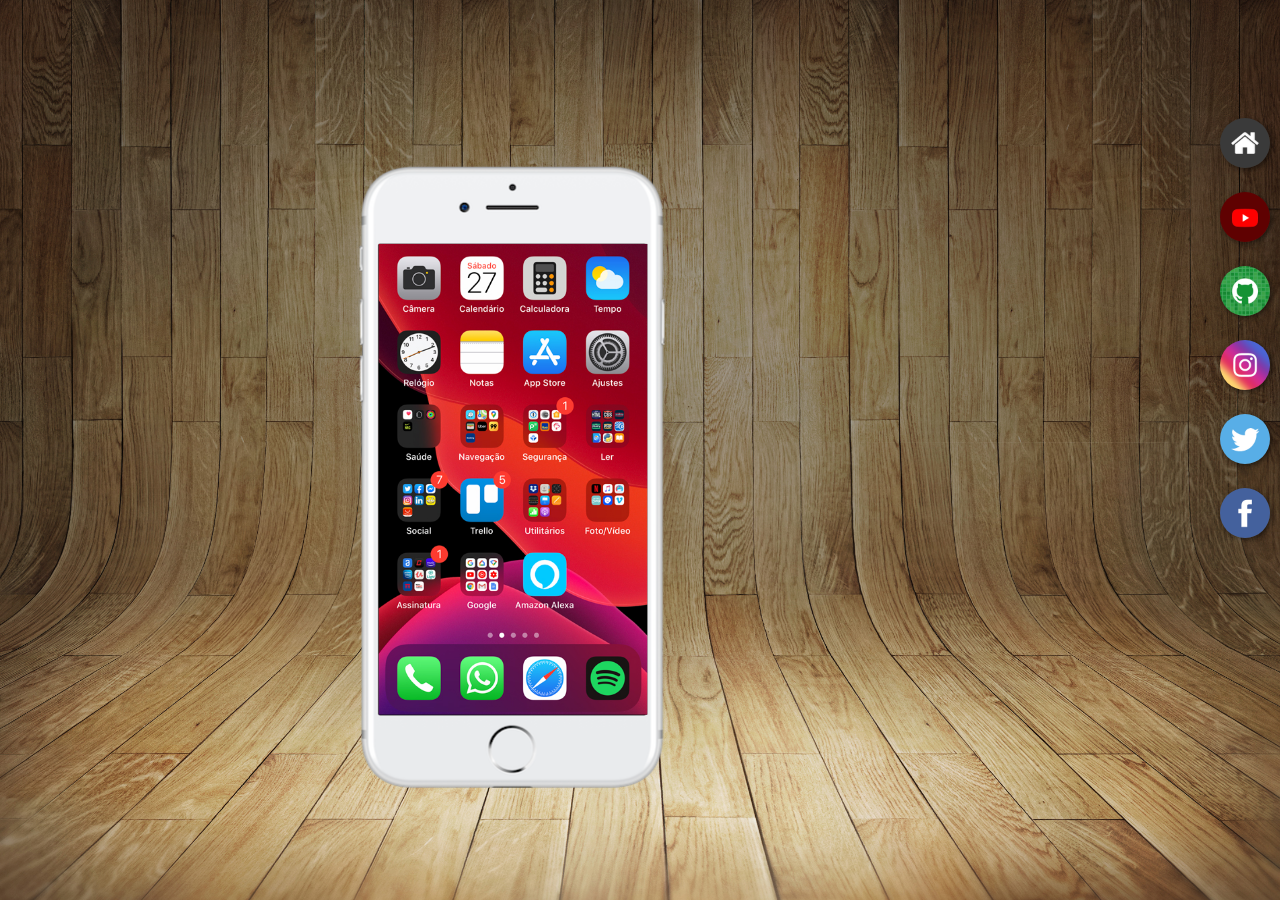
<file: index.html>
<!DOCTYPE html>
<html lang="pt-br">
<head>
    <meta charset="UTF-8">
    <meta name="viewport" content="width=device-width, initial-scale=1.0">
    <link rel="shortcut icon" href="favicon.ico" type="image/x-icon">
    <link rel="stylesheet" href="estilos/style.css">
    <title>Projetos Redes Sociais</title>
</head>
<body>
    <main>
        <section id="telefone">
            <iframe src="home.html" name="tela" id="tela" frameborder="0"></iframe>
        </section>
        <section id="redes-sociais"><br><br><br><br><br><br>
            <a href="home.html" target="tela"><img src="imagens/logo-home.jpg" alt="home"></a><br>
            <a href="youtube.html" target="tela"><img src="imagens/logo-youtube.jpg" alt="YouTube"></a><br>
            <a href="github.html" target="tela"><img src="imagens/logo-github.jpg" alt="Github"></a><br>
            <a href="instagram.html" target="tela"><img src="imagens/logo-instagram.jpg" alt="Instagram"></a><br>
            <a href="twitter.html" target="tela"><img src="imagens/logo-twitter.jpg" alt="Twitter"></a><br>
            <a href="facebook.html" target="tela"><img src="imagens/logo-facebook.jpg" alt="Facebook"></a>
        </section>
    </main>
</body>
</html>
</file>
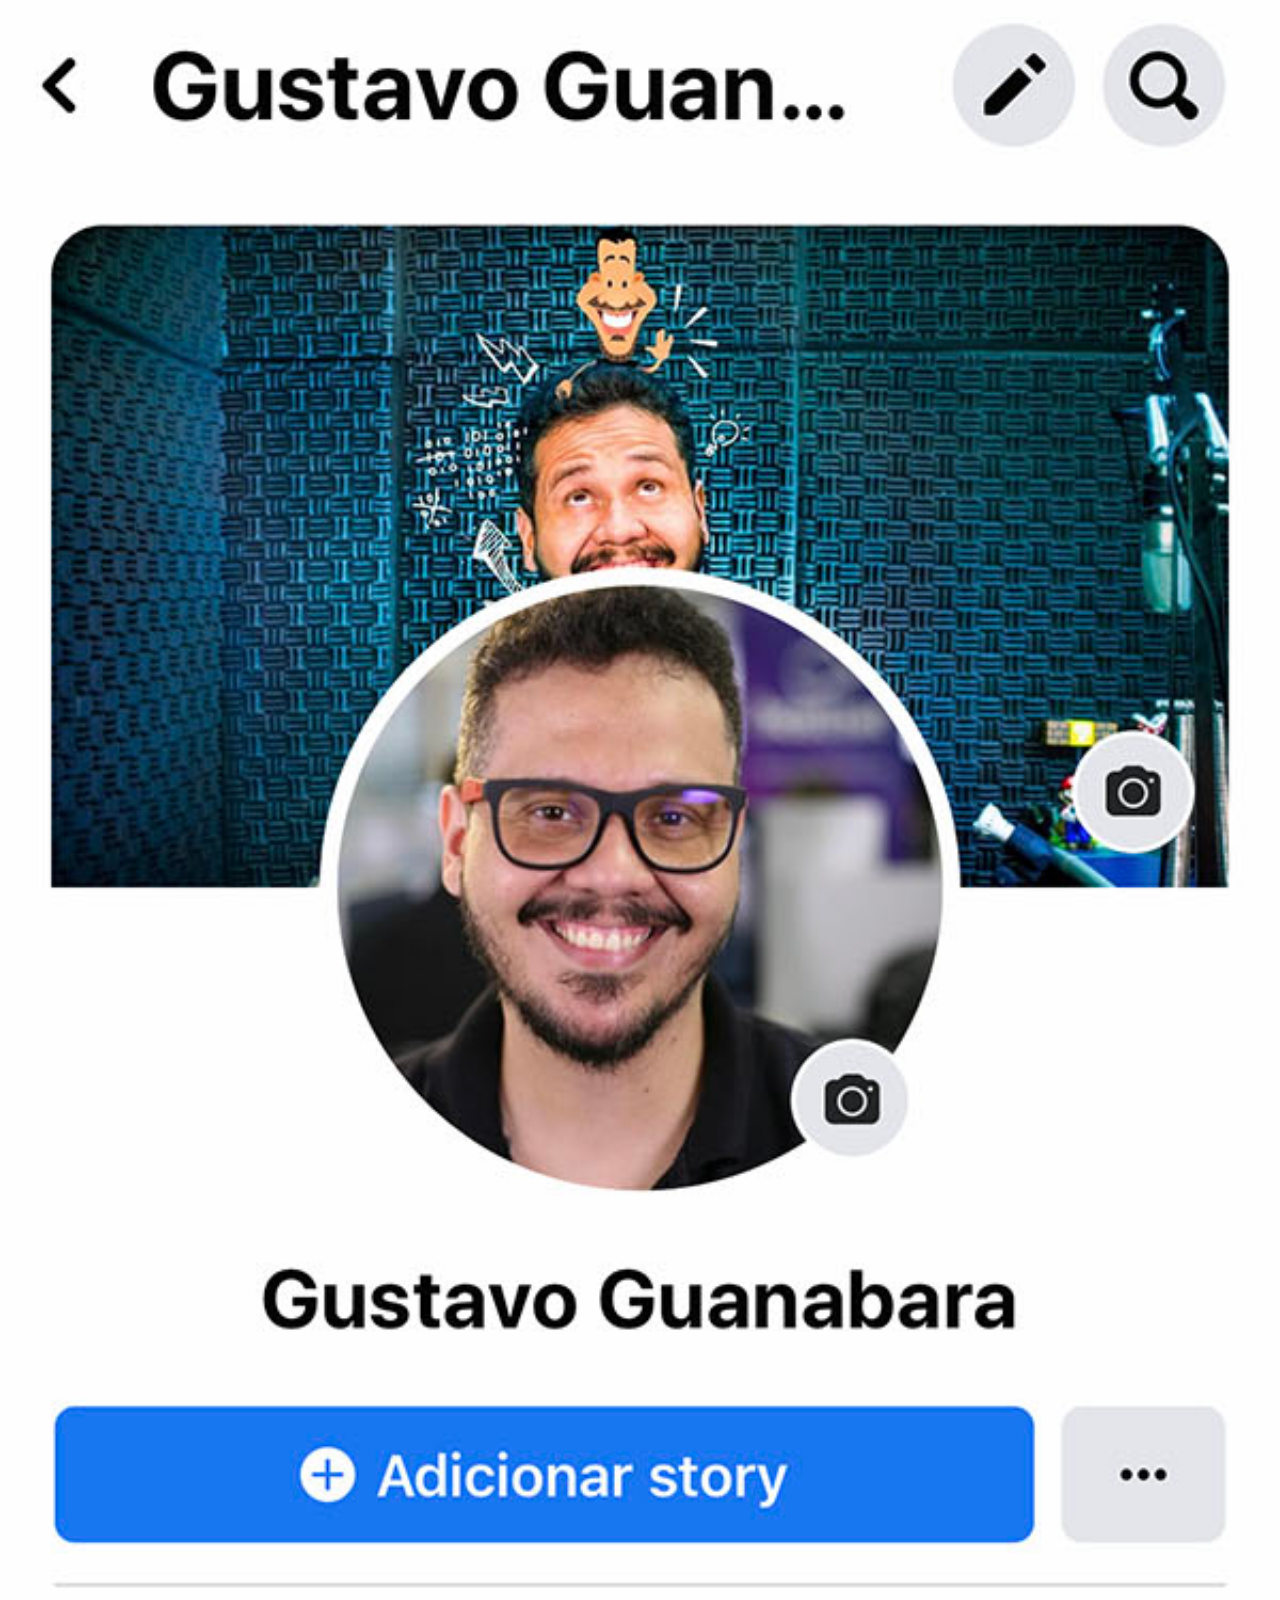
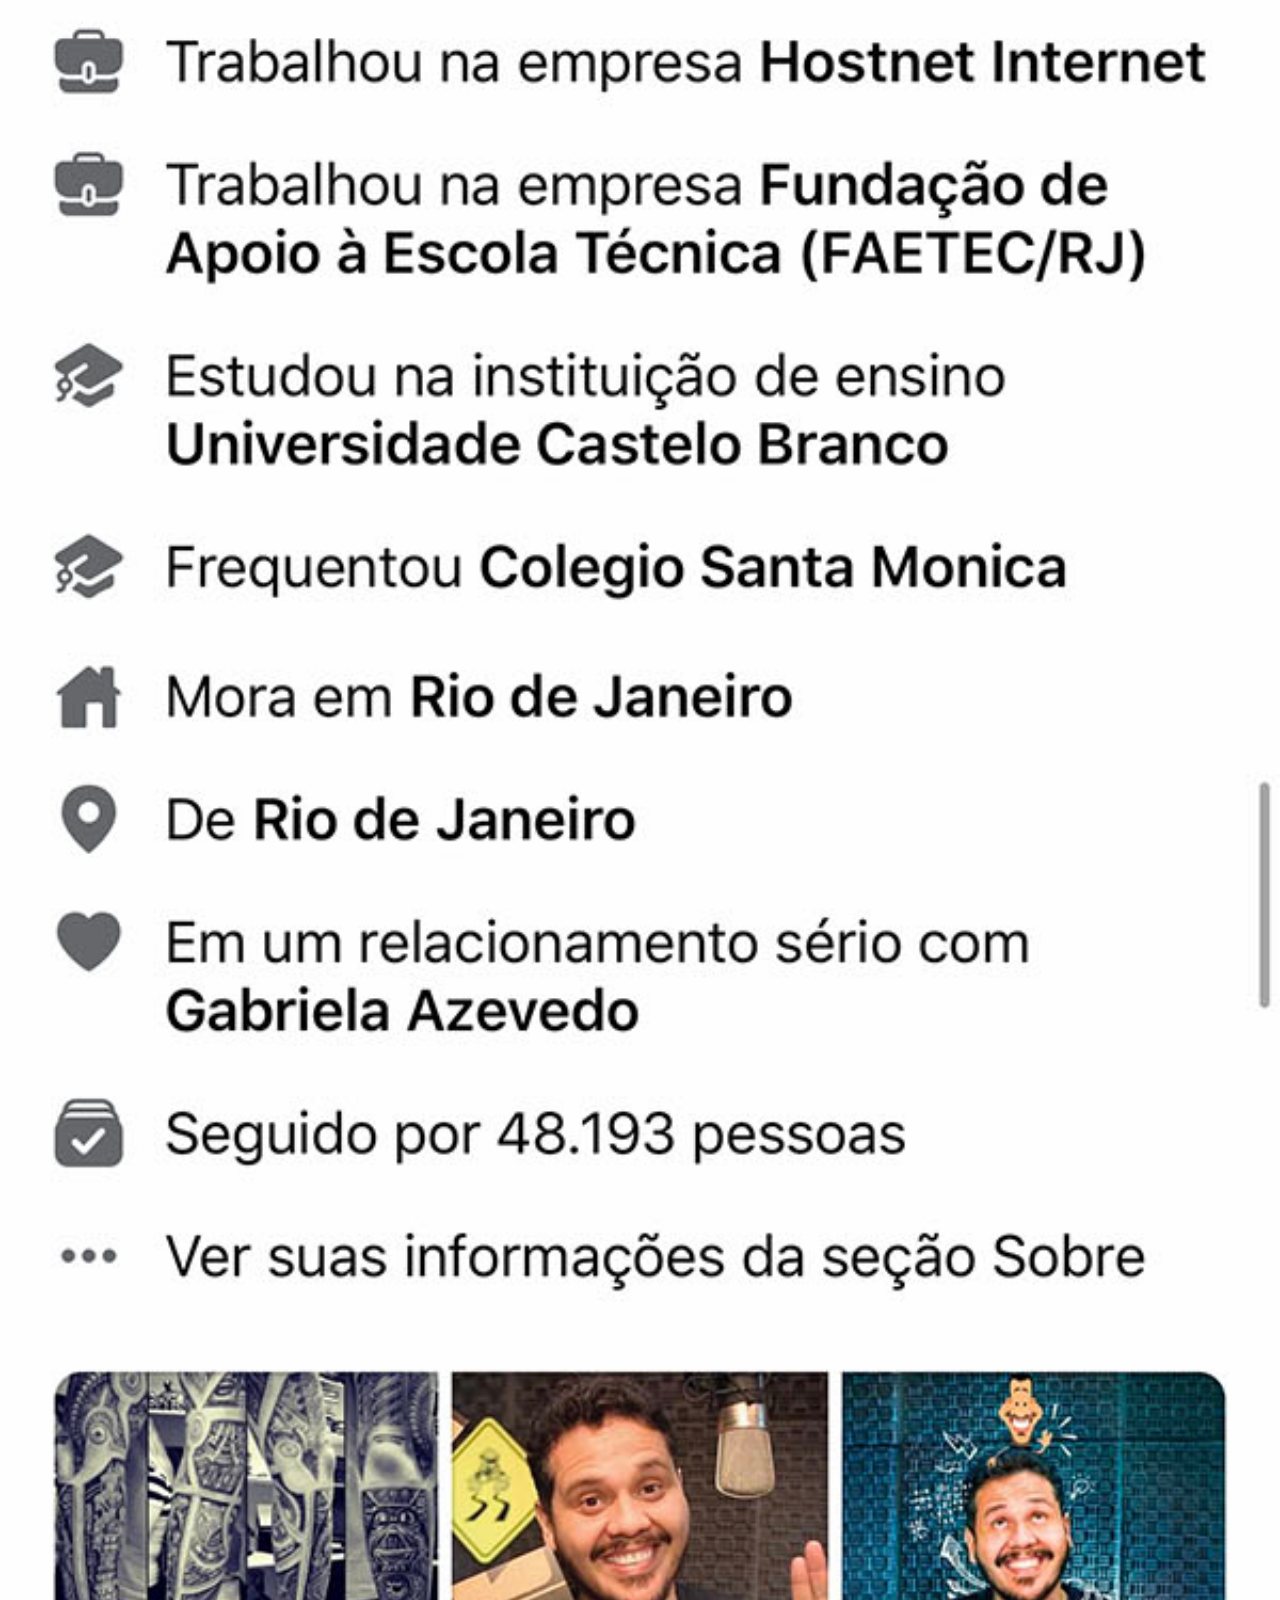
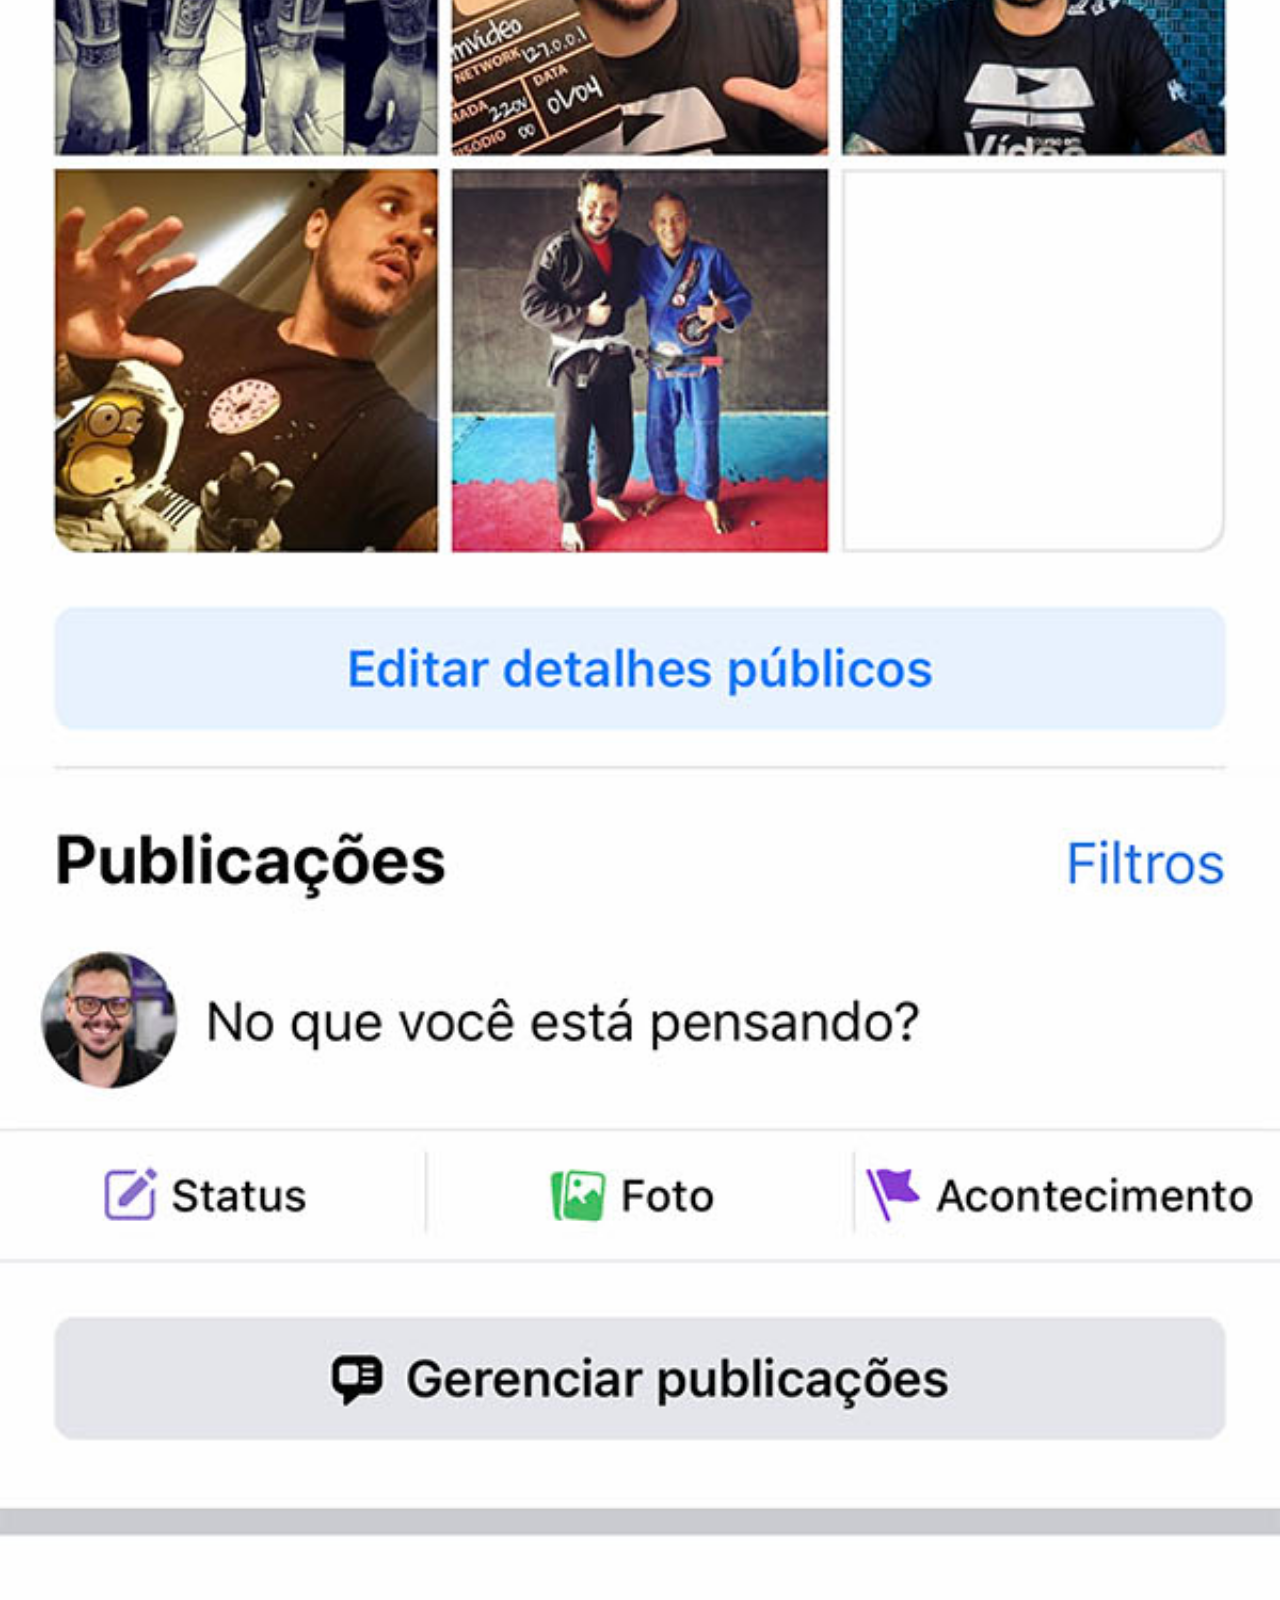
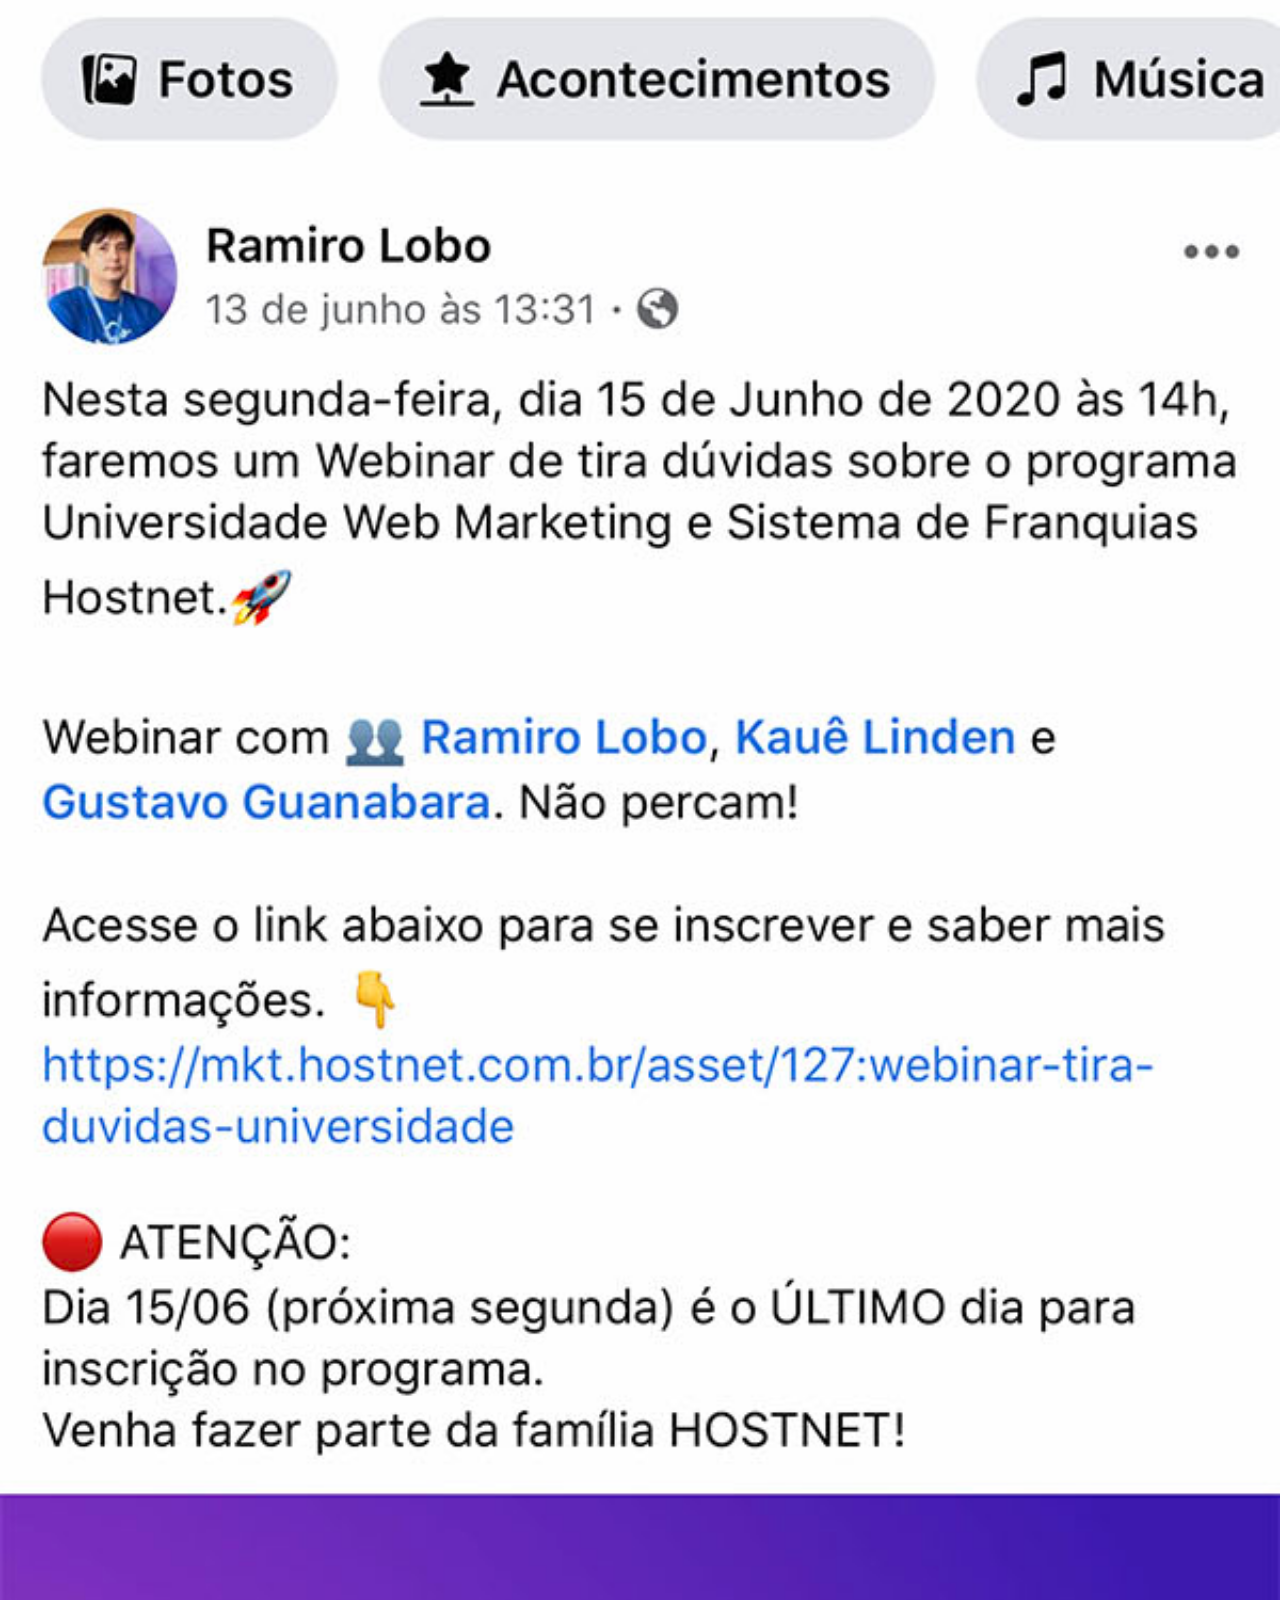
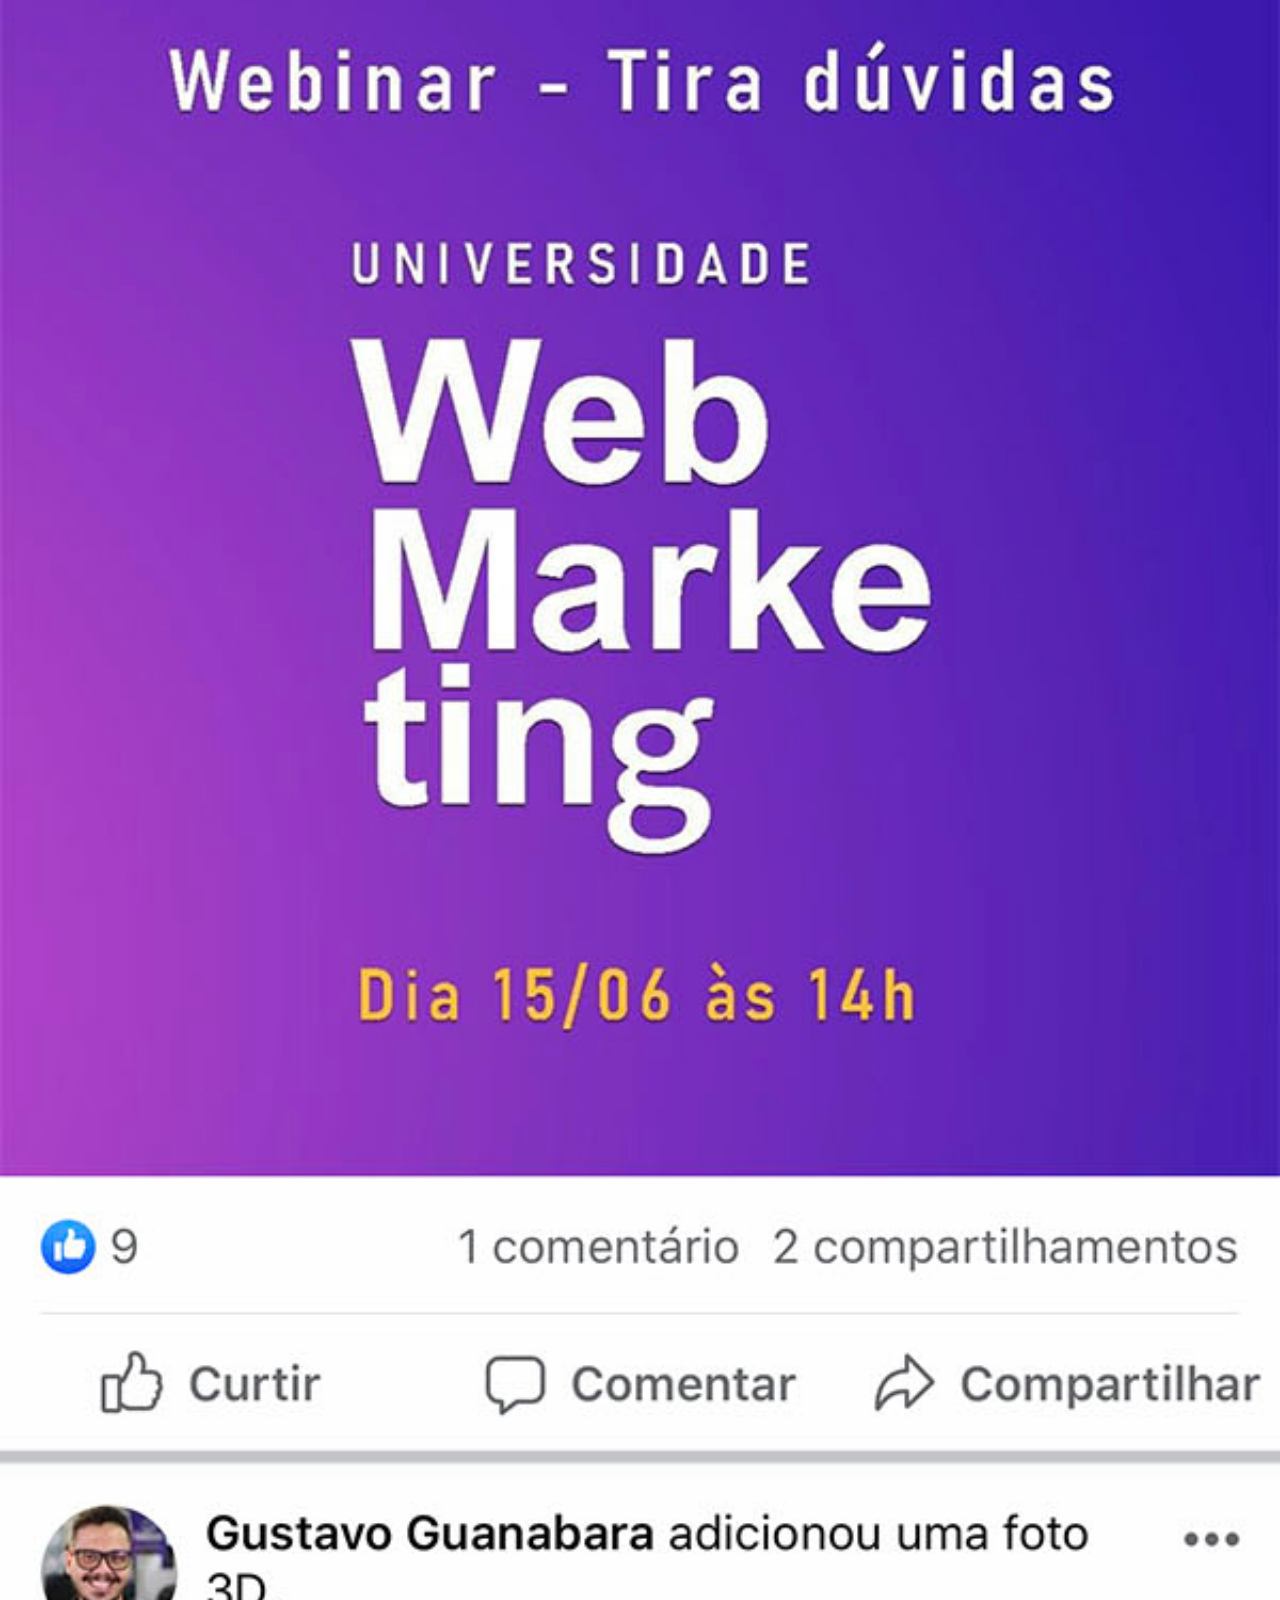
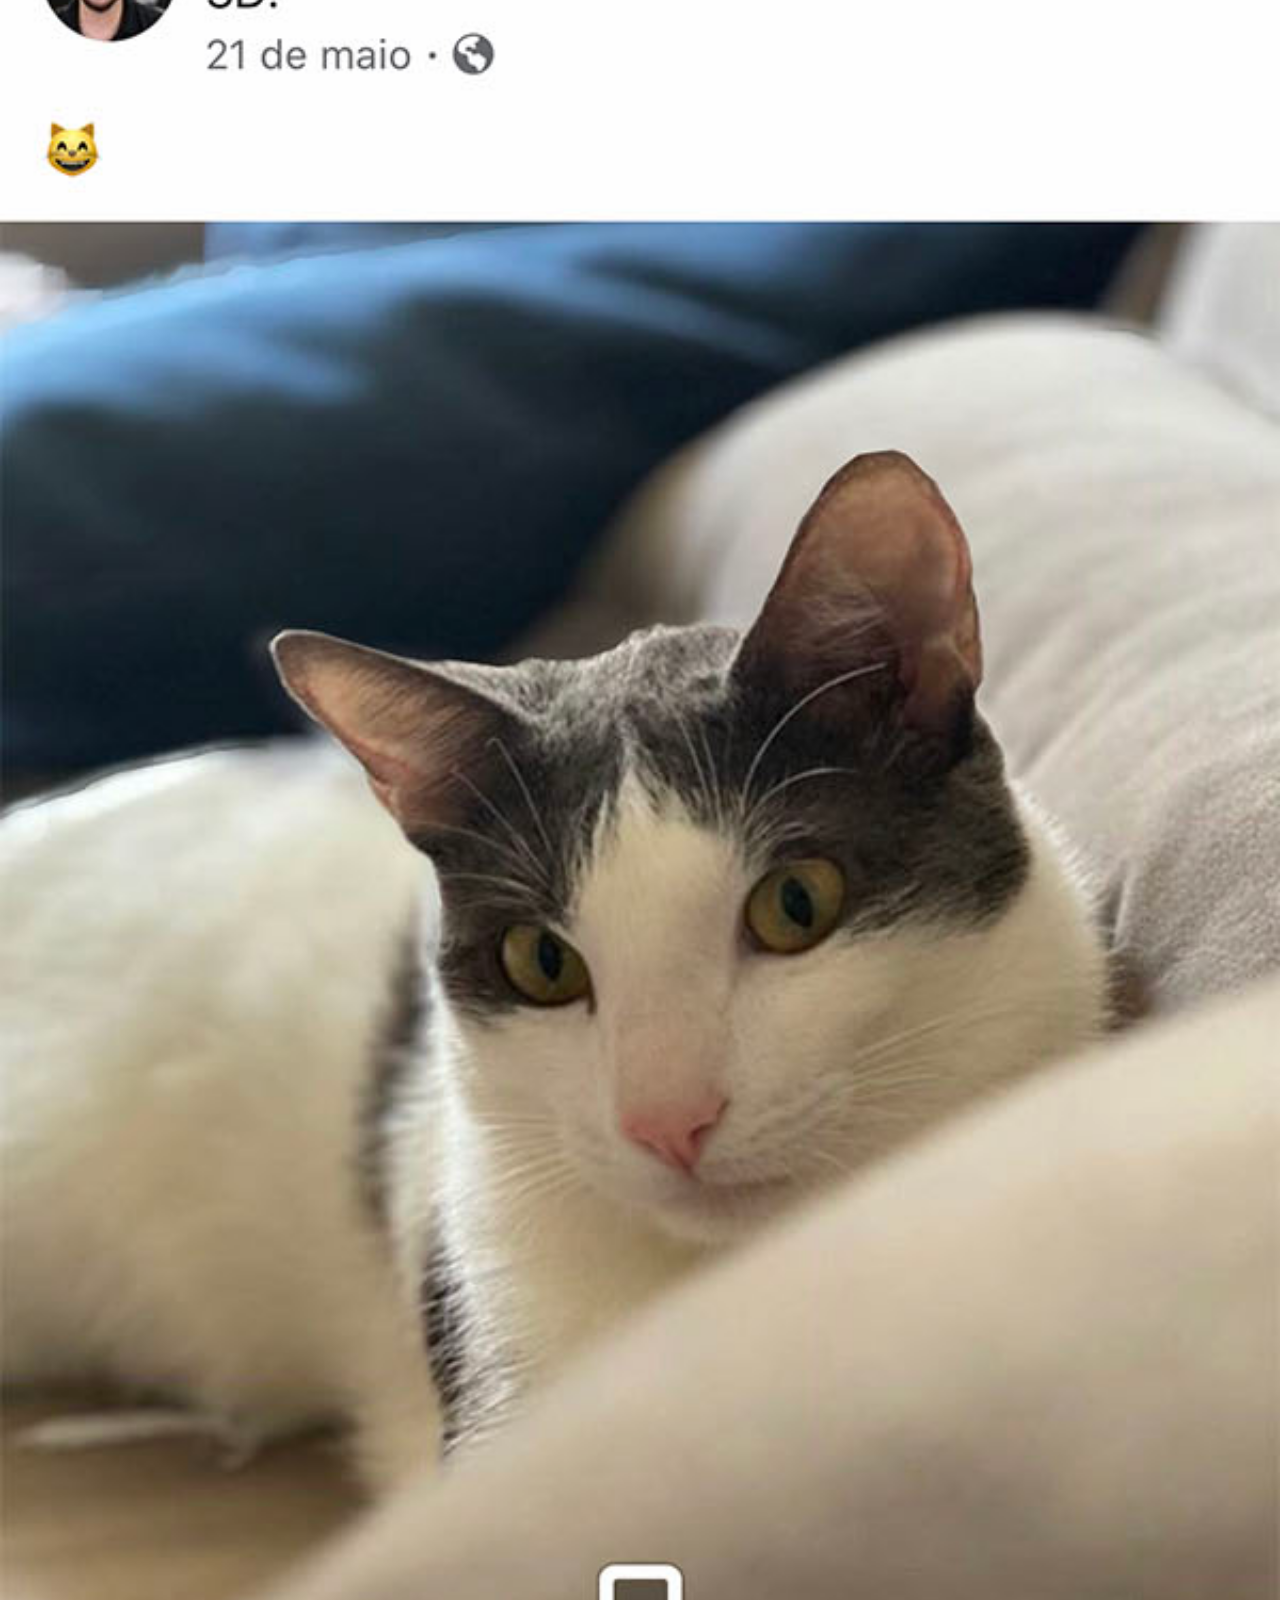
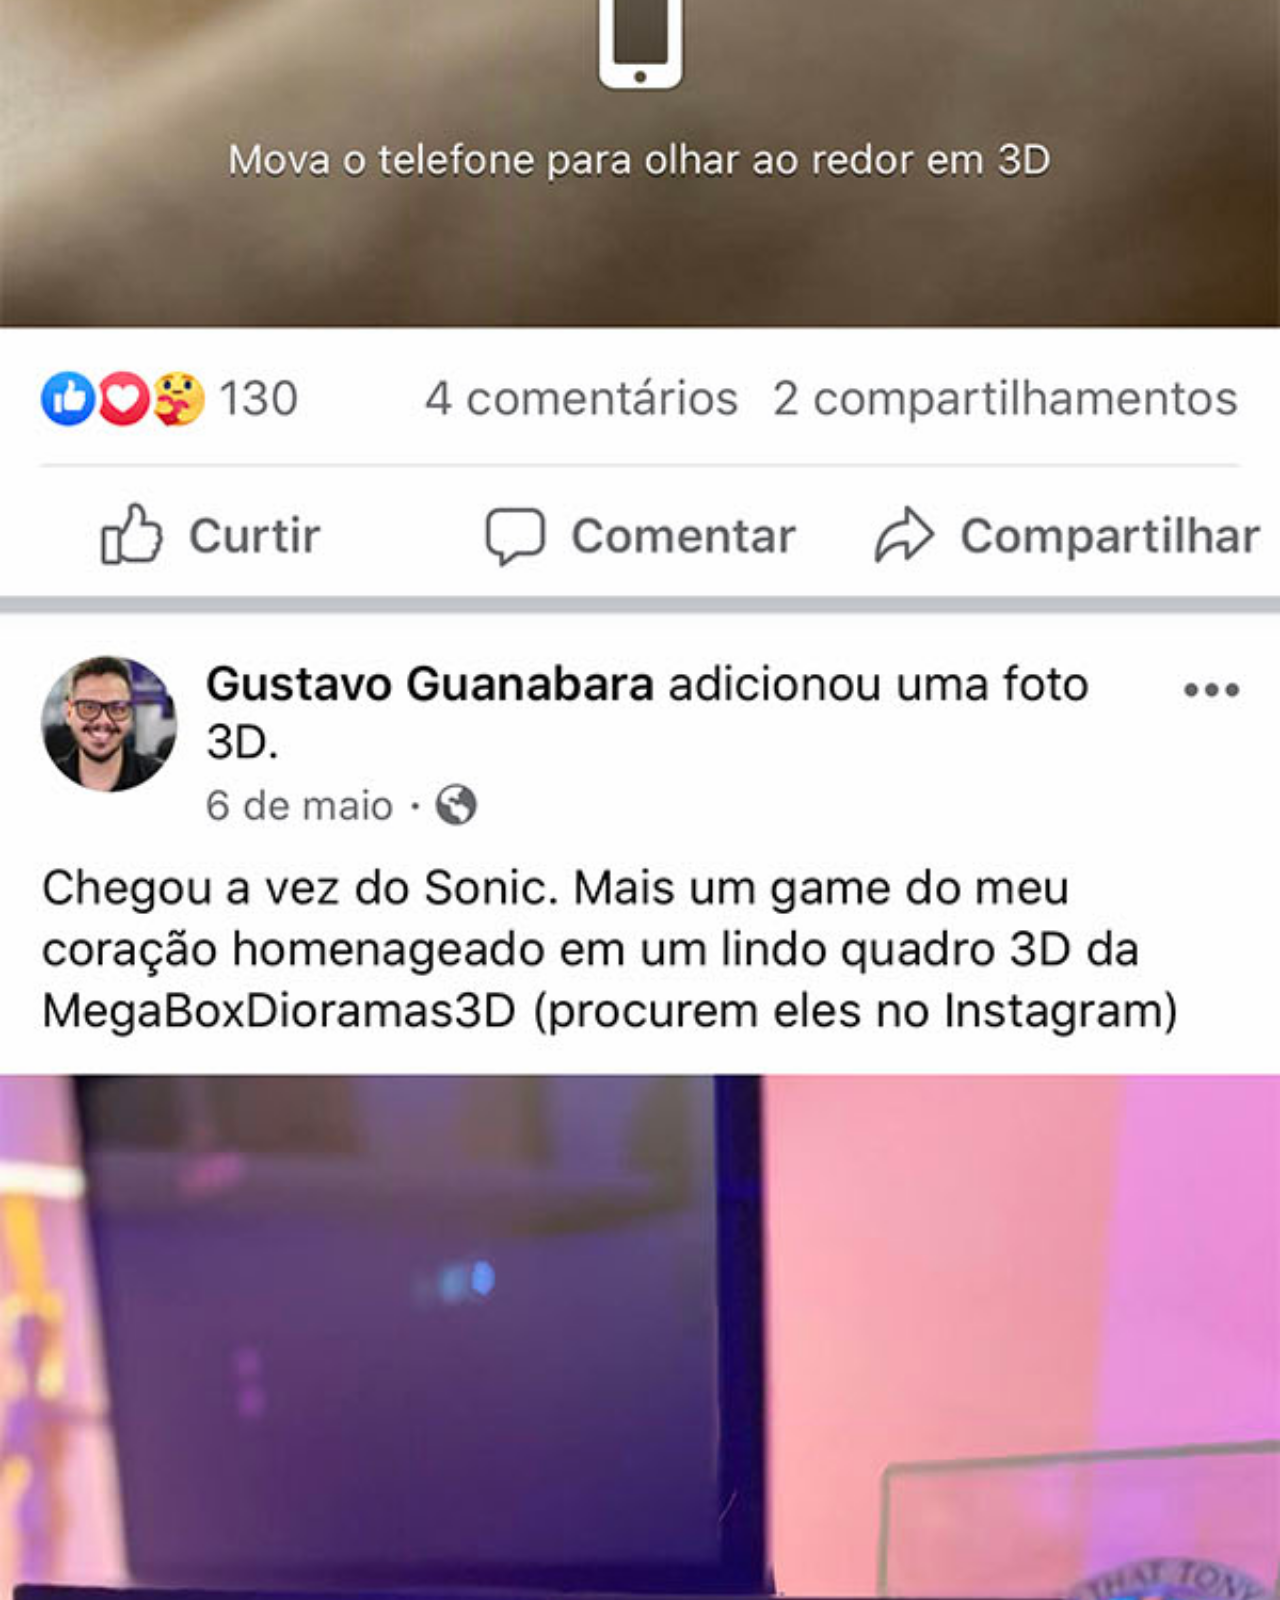
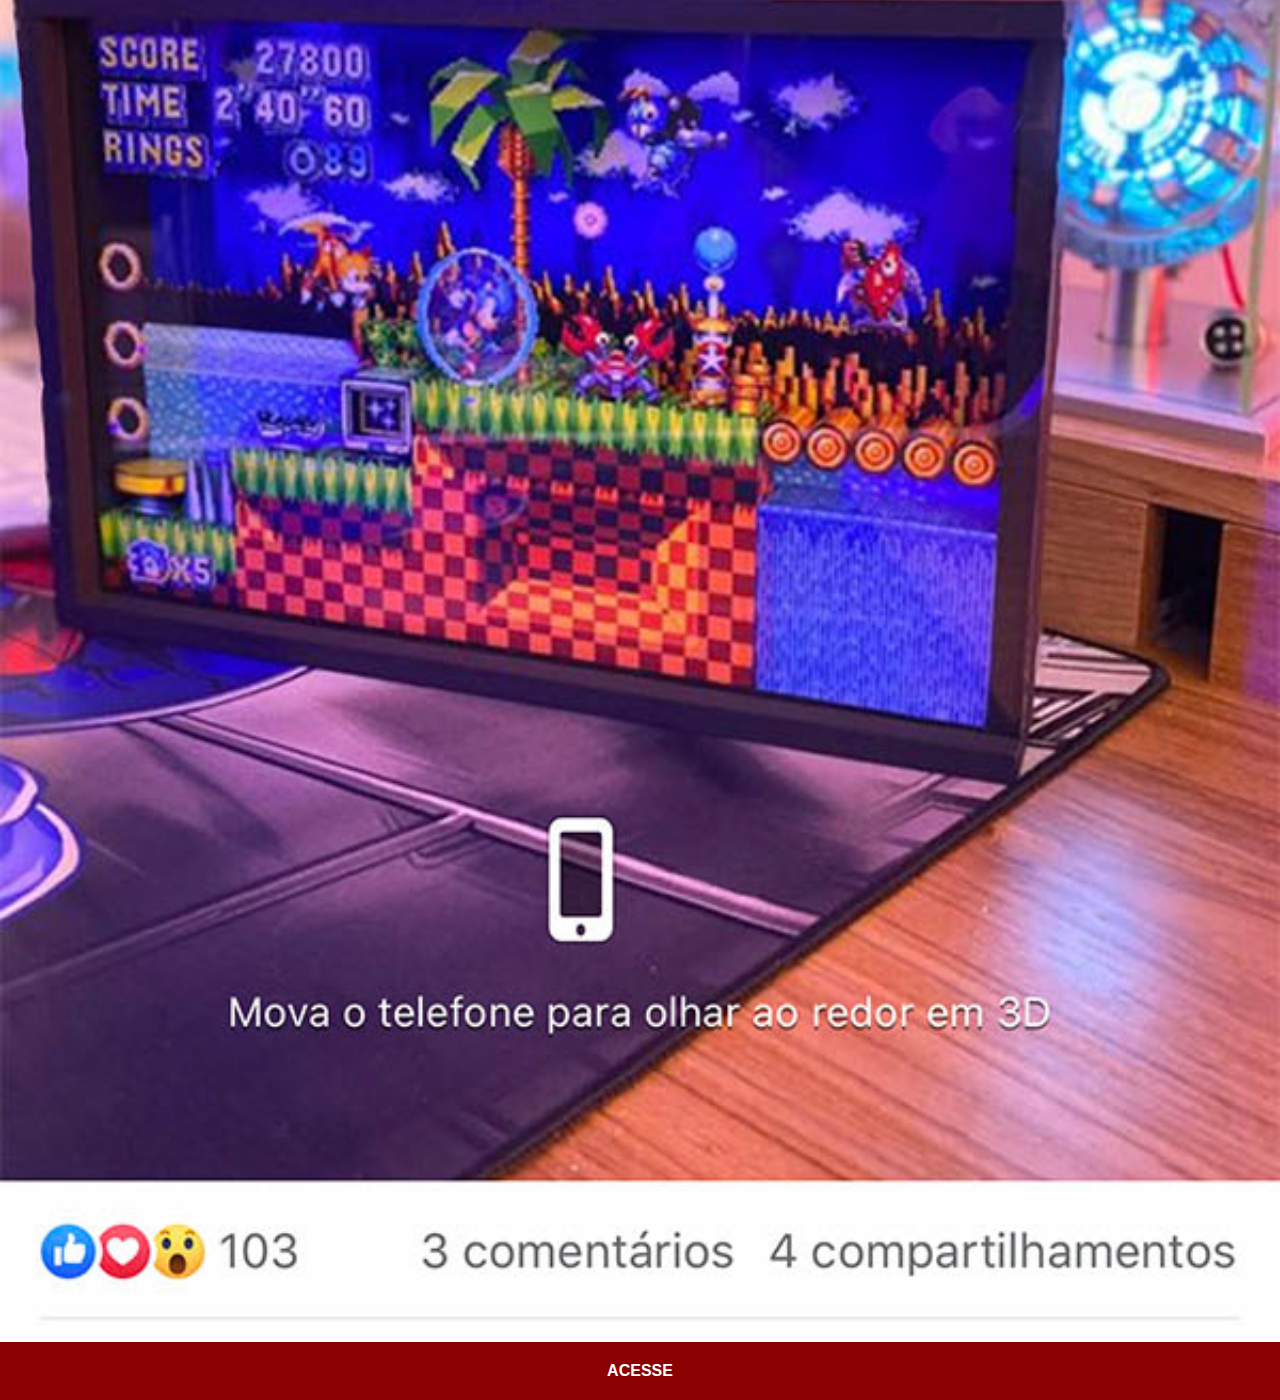
<file: facebook.html>
<!DOCTYPE html>
<html lang="pt-br">
<head>
    <meta charset="UTF-8">
    <meta name="viewport" content="width=device-width, initial-scale=1.0">
    <title>Facebook</title>
    <link rel="stylesheet" href="estilos/social.css">
</head>
<body>
    <img src="imagens/tela-facebook.jpg" alt="Facebook">
    <a href="https://www.facebook.com/gustavoguanabara/?locale=pt_BR" target="_blank">ACESSE</a>
</body>
</html>
</file>
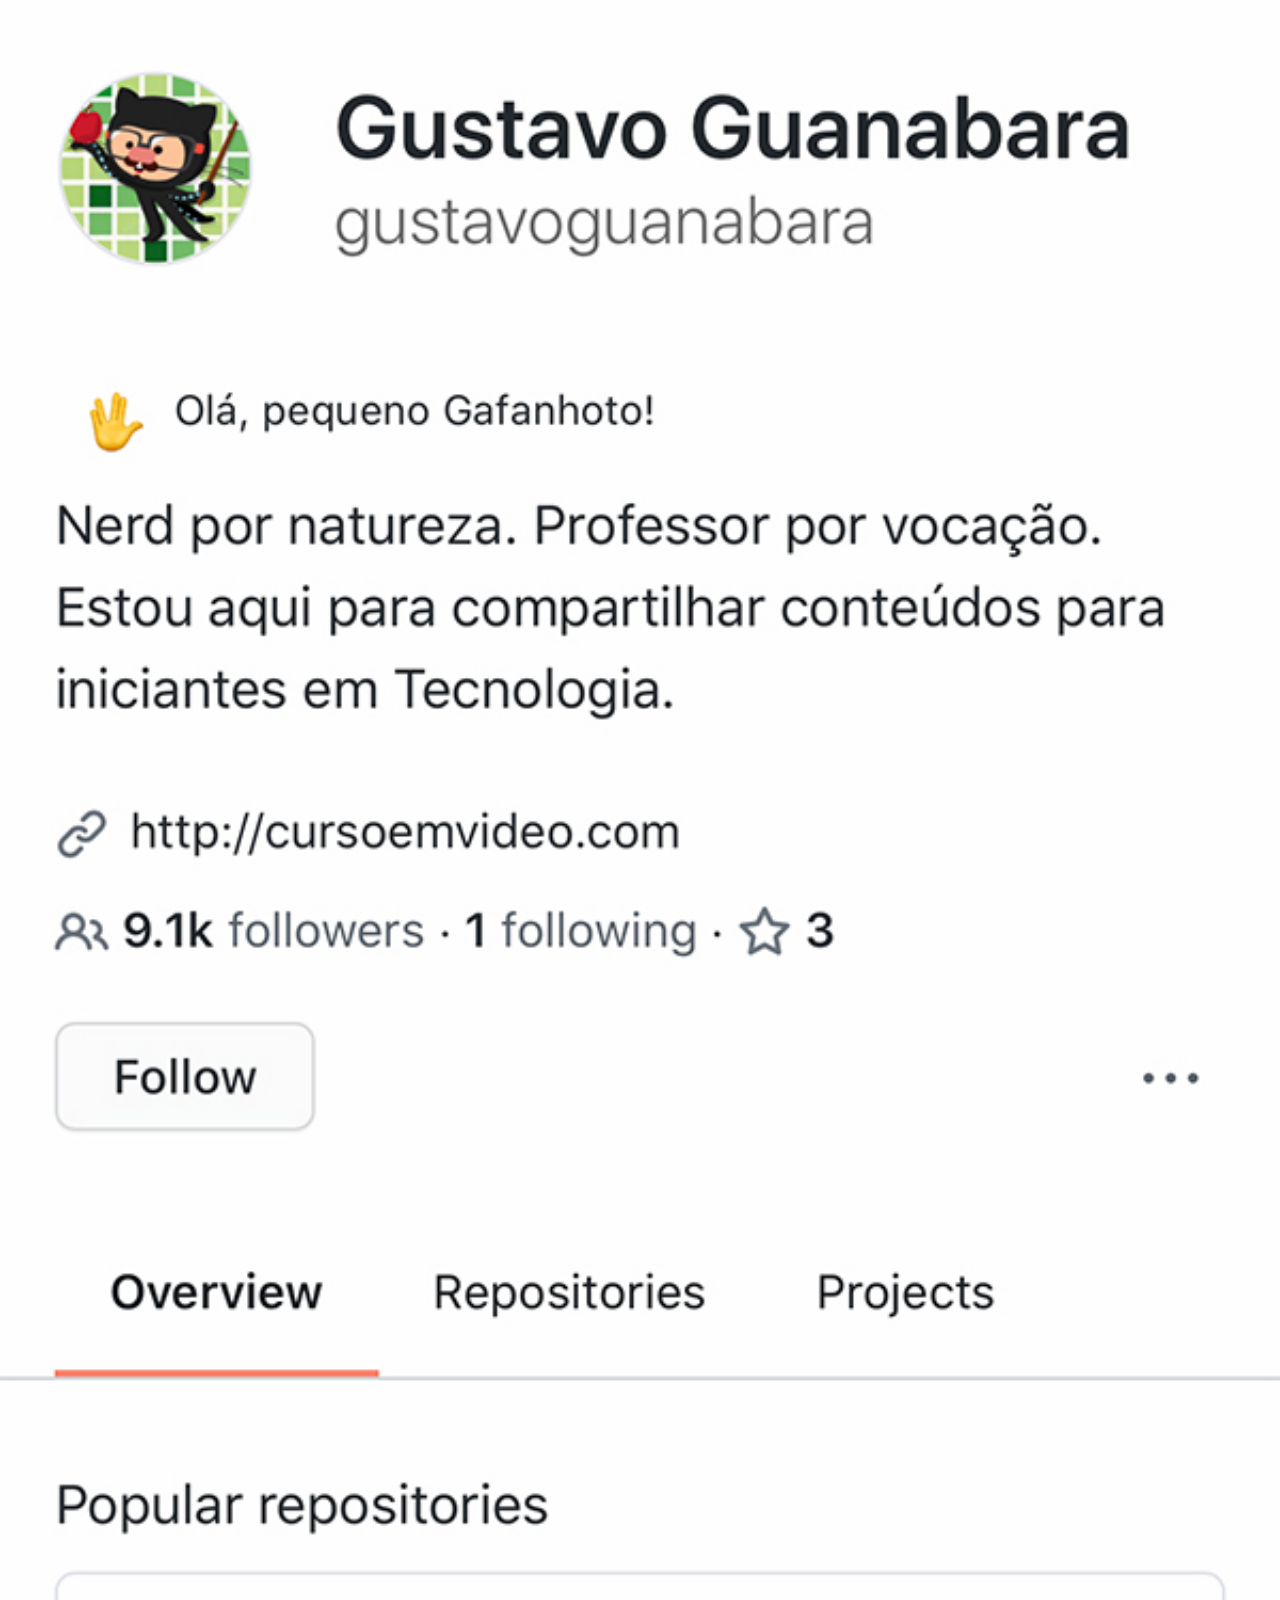
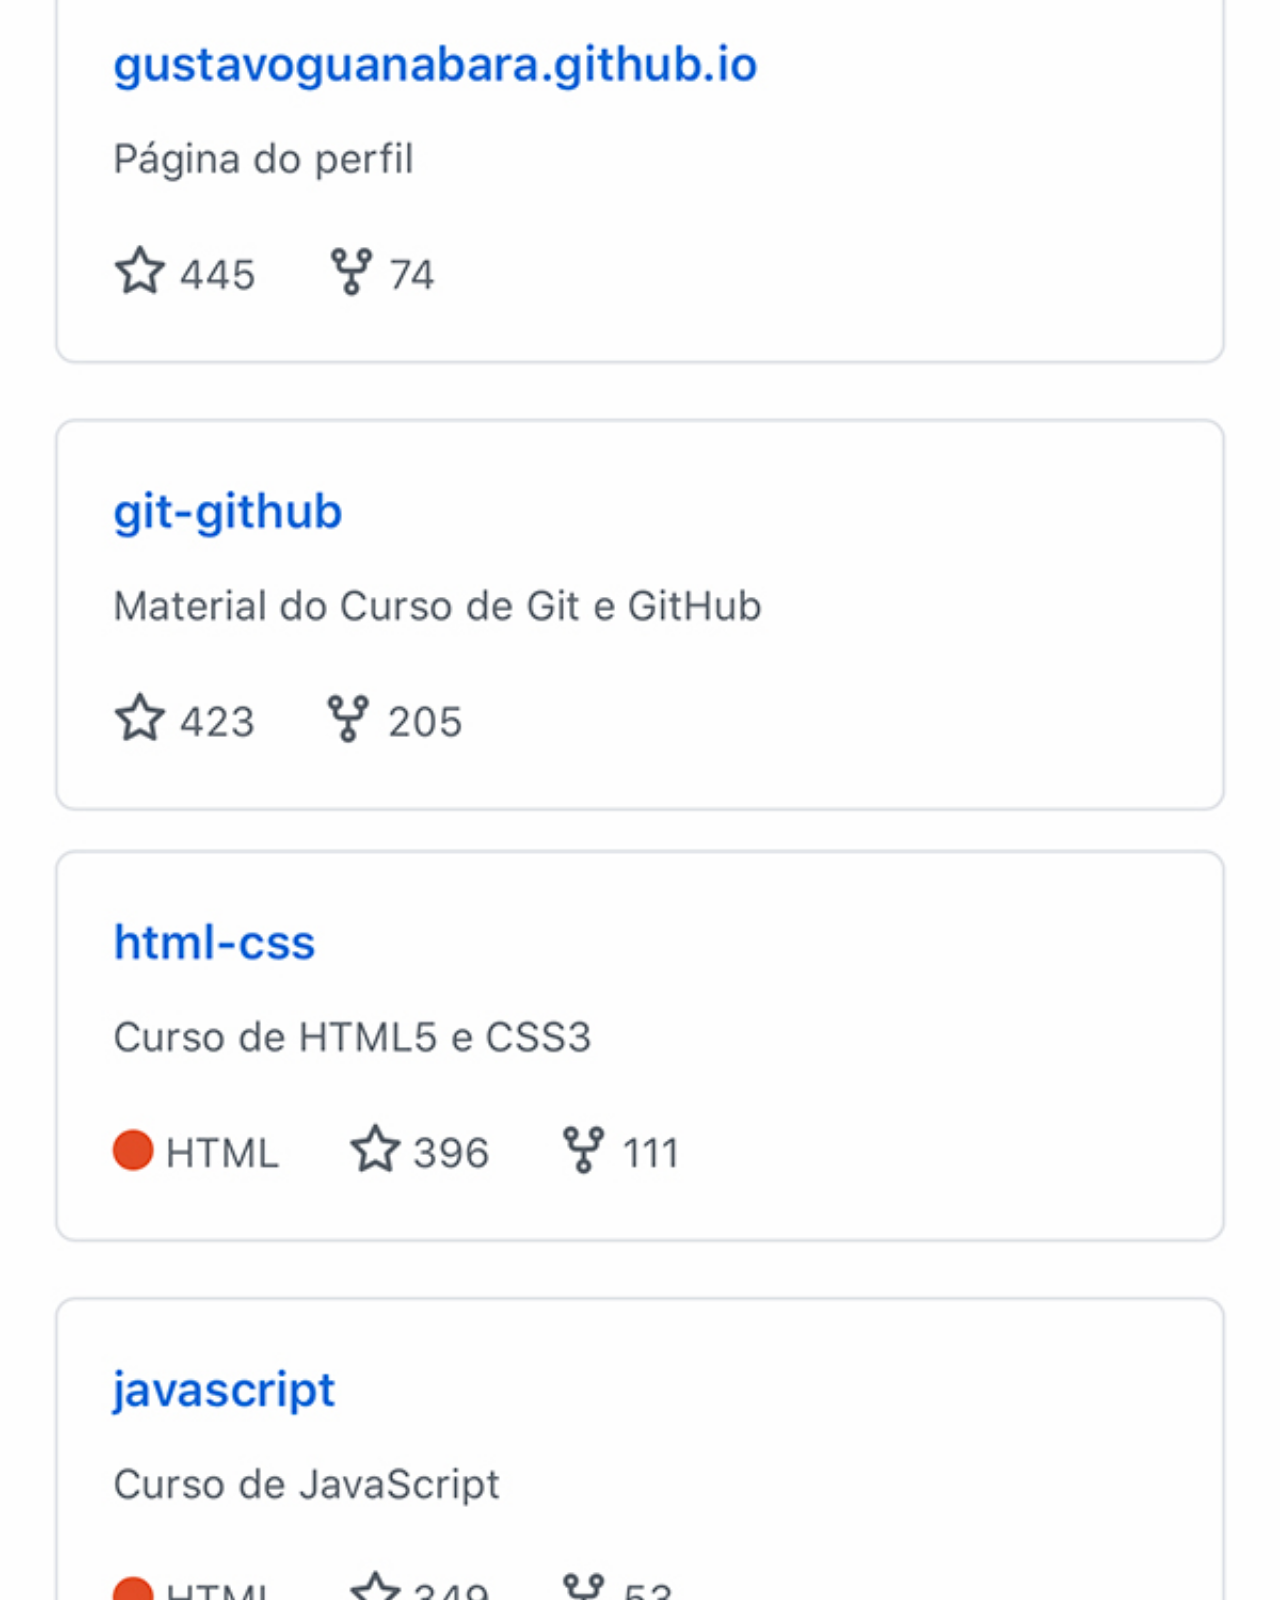
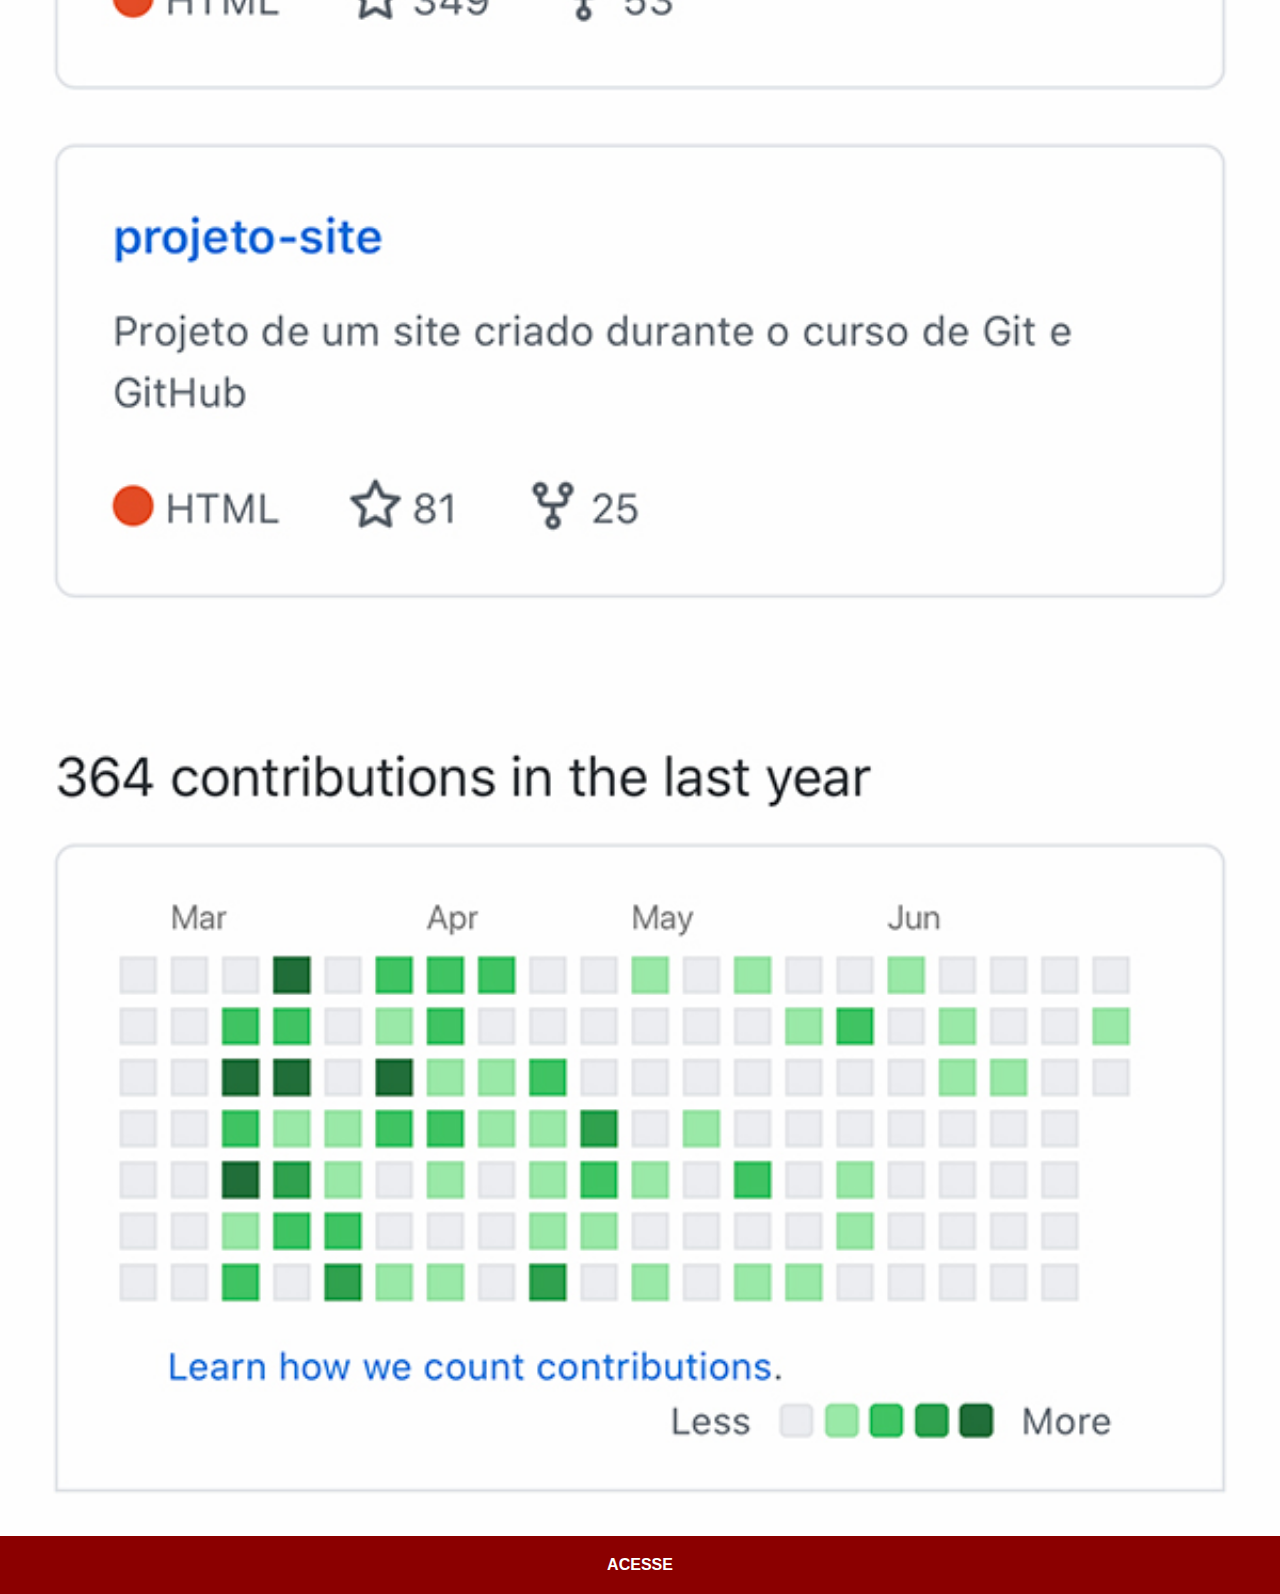
<file: github.html>
<!DOCTYPE html>
<html lang="pt-br">
<head>
    <meta charset="UTF-8">
    <meta name="viewport" content="width=device-width, initial-scale=1.0">
    <title>Github</title>
    <link rel="stylesheet" href="estilos/social.css">
</head>
<body>
    <img src="imagens/tela-github.jpg" alt="Github">
    <a href="https://github.com/gustavoguanabara" target="_blank">ACESSE</a>
</body>
</html>
</file>
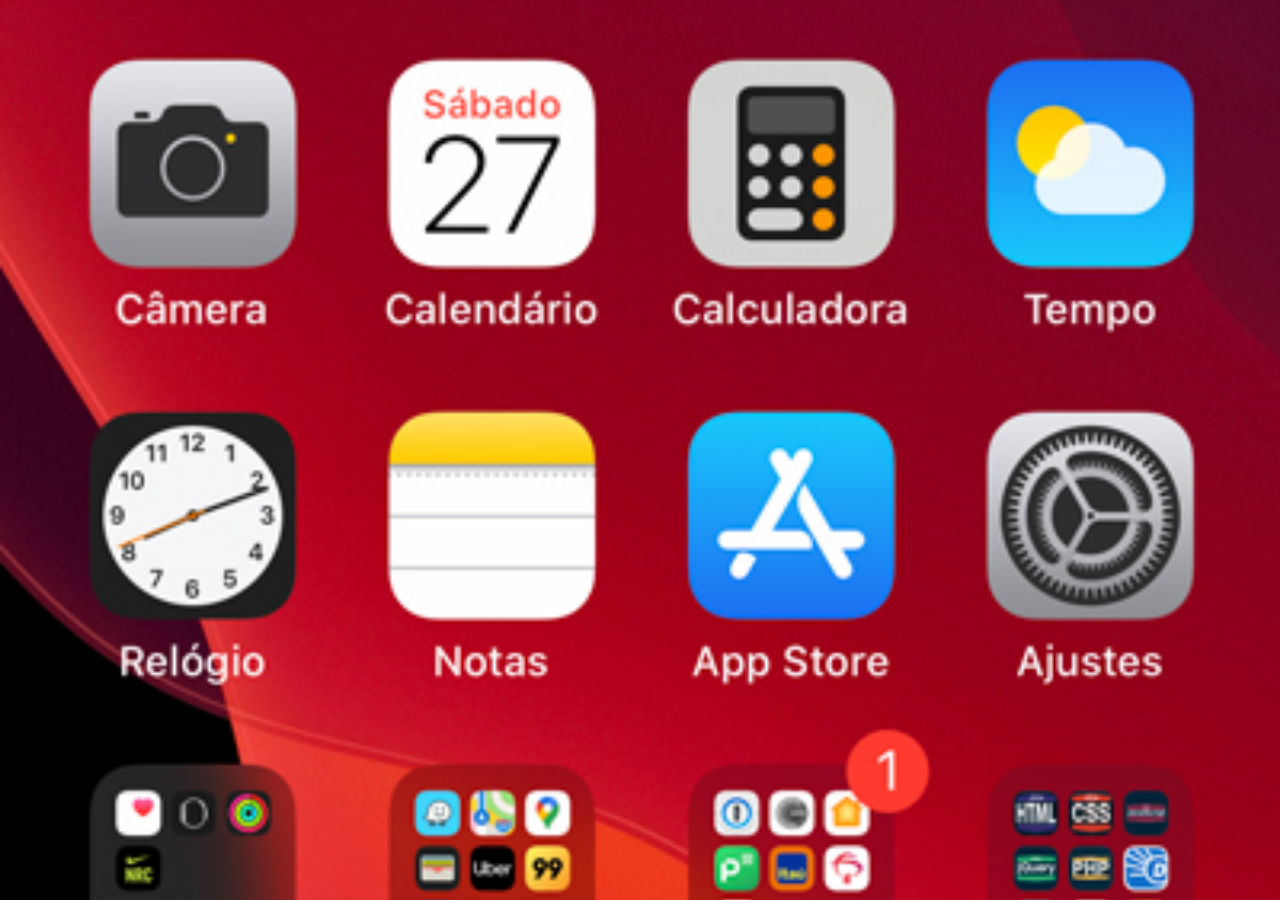
<file: home.html>
<!DOCTYPE html>
<html lang="pt-br">
<head>
    <meta charset="UTF-8">
    <meta name="viewport" content="width=device-width, initial-scale=1.0">
    <title>Home</title>
</head>
<style>
    * {
        margin: 0;
        padding: 0;
    }

    body {
        height: 100vh;
        width: 100vw;
        background: black url('imagens/tela-home.jpg') no-repeat top center;
        background-size: cover;
    }
</style>
<body>
    
</body>
</html>
</file>
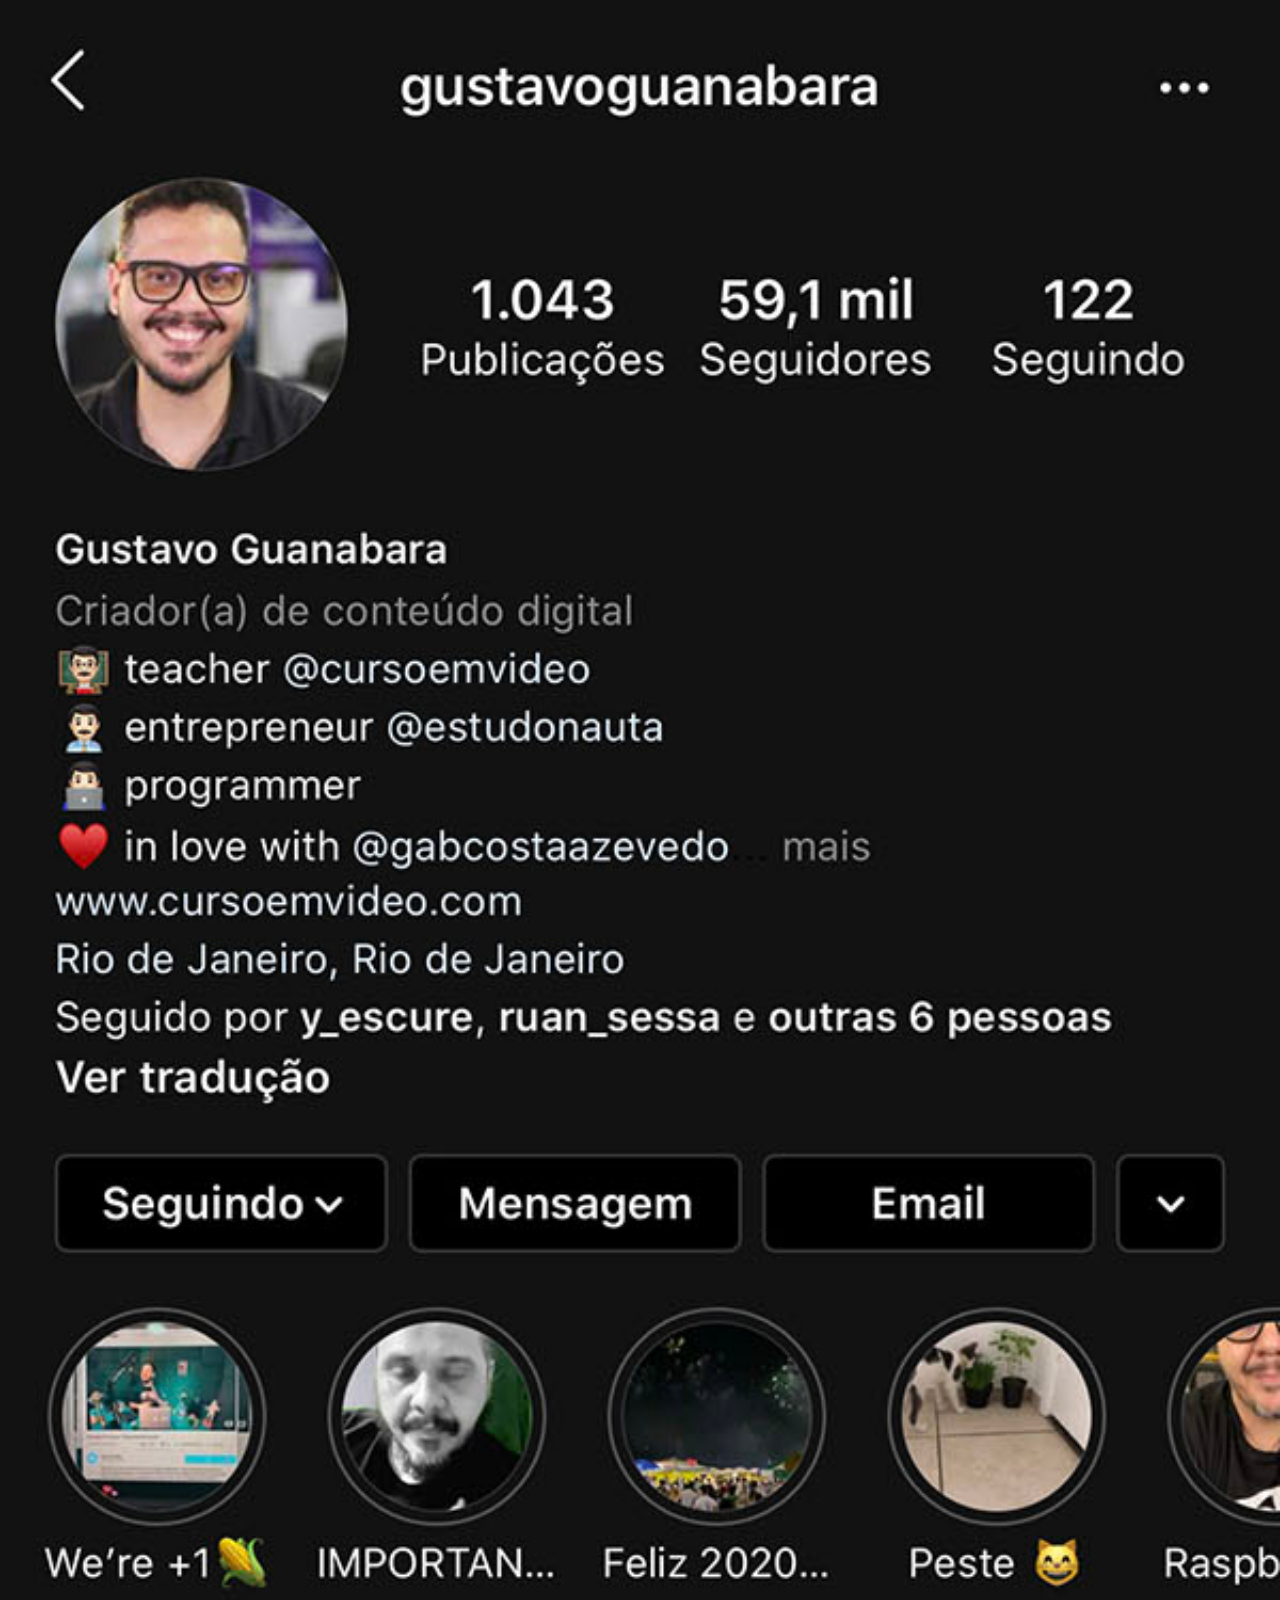
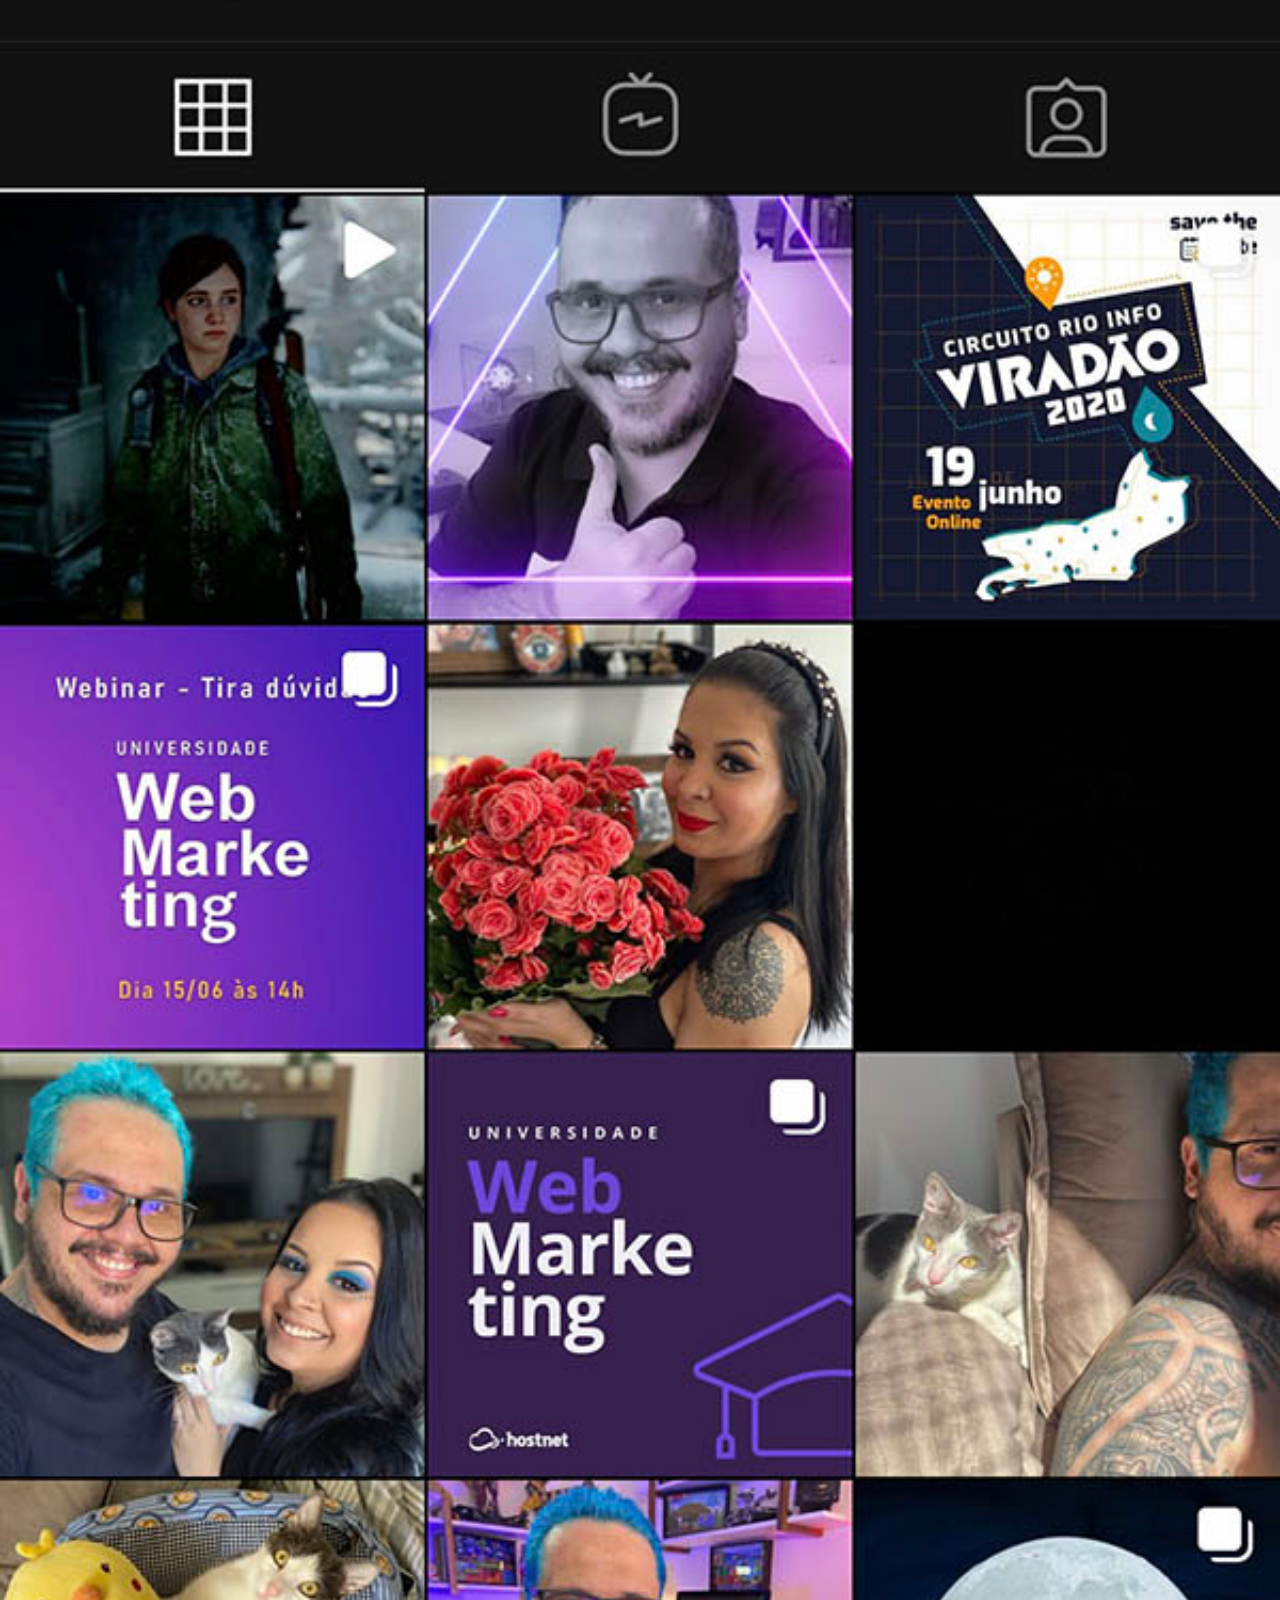
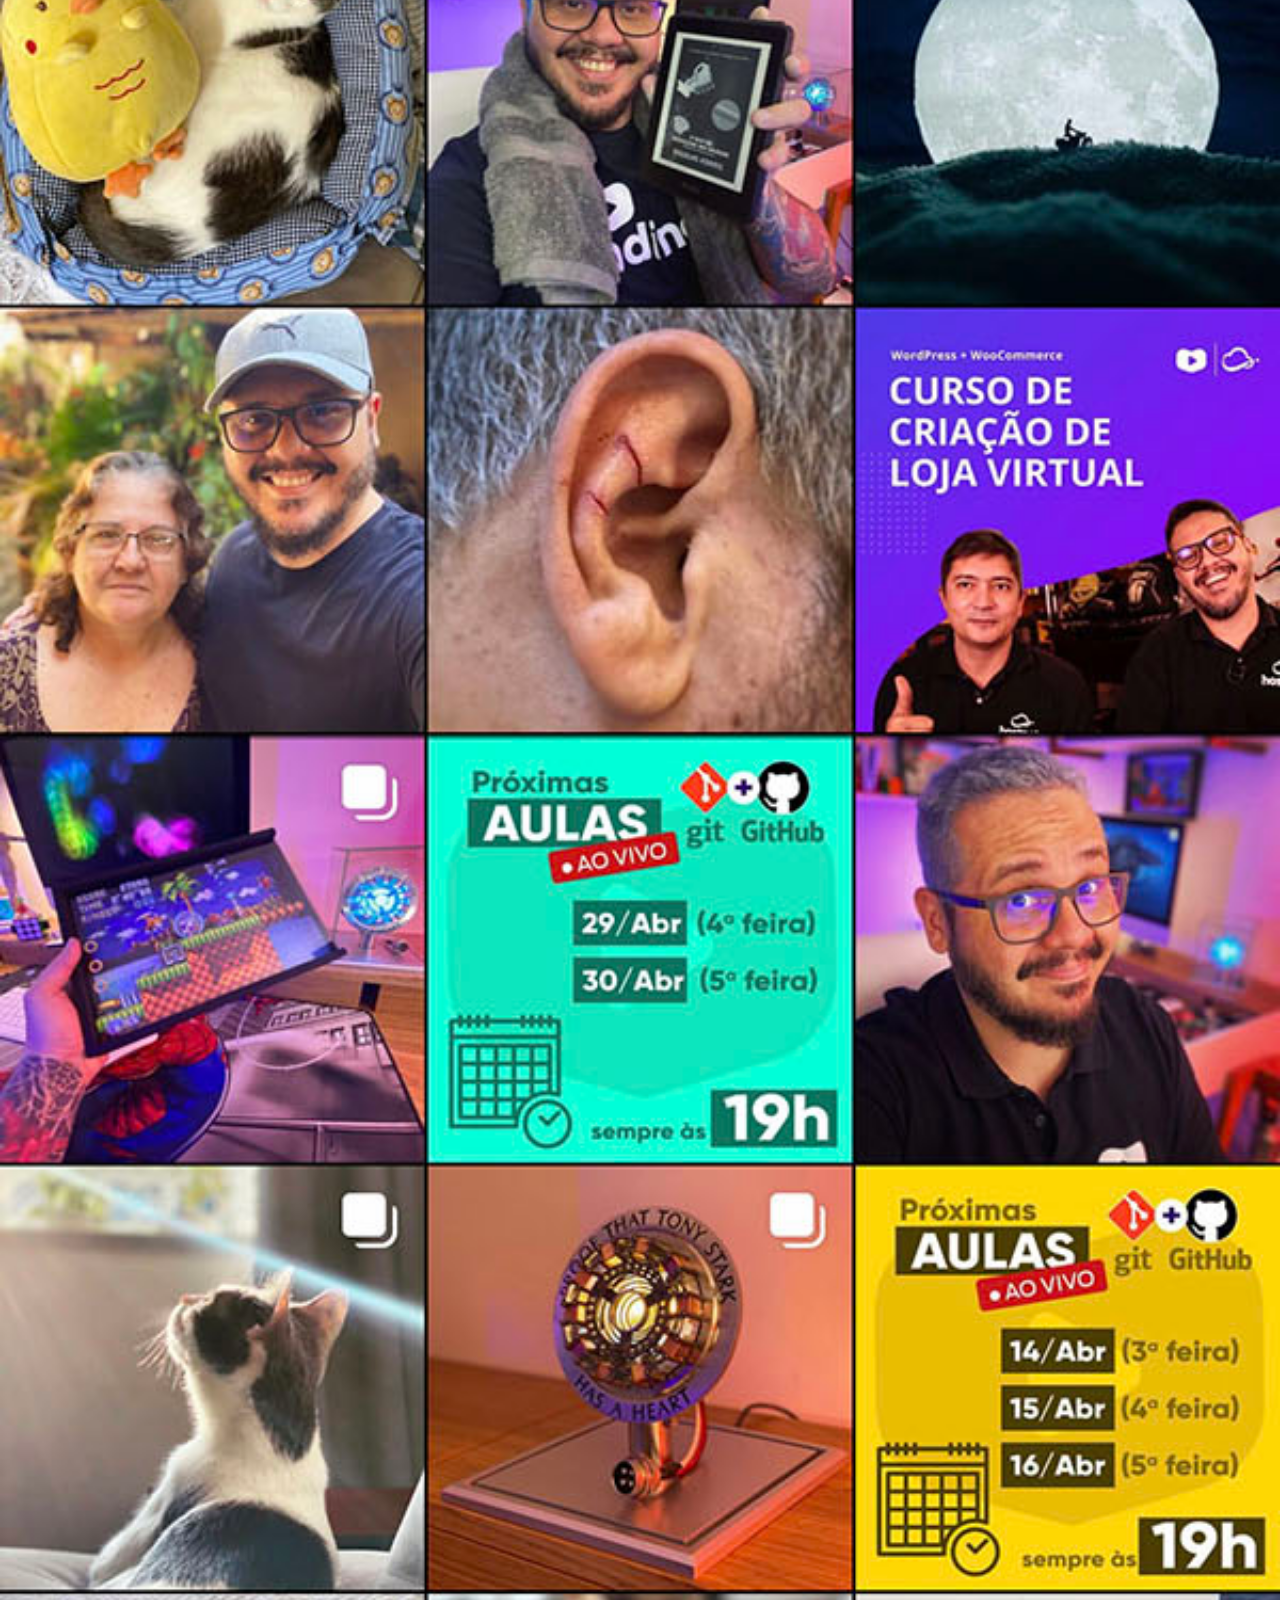
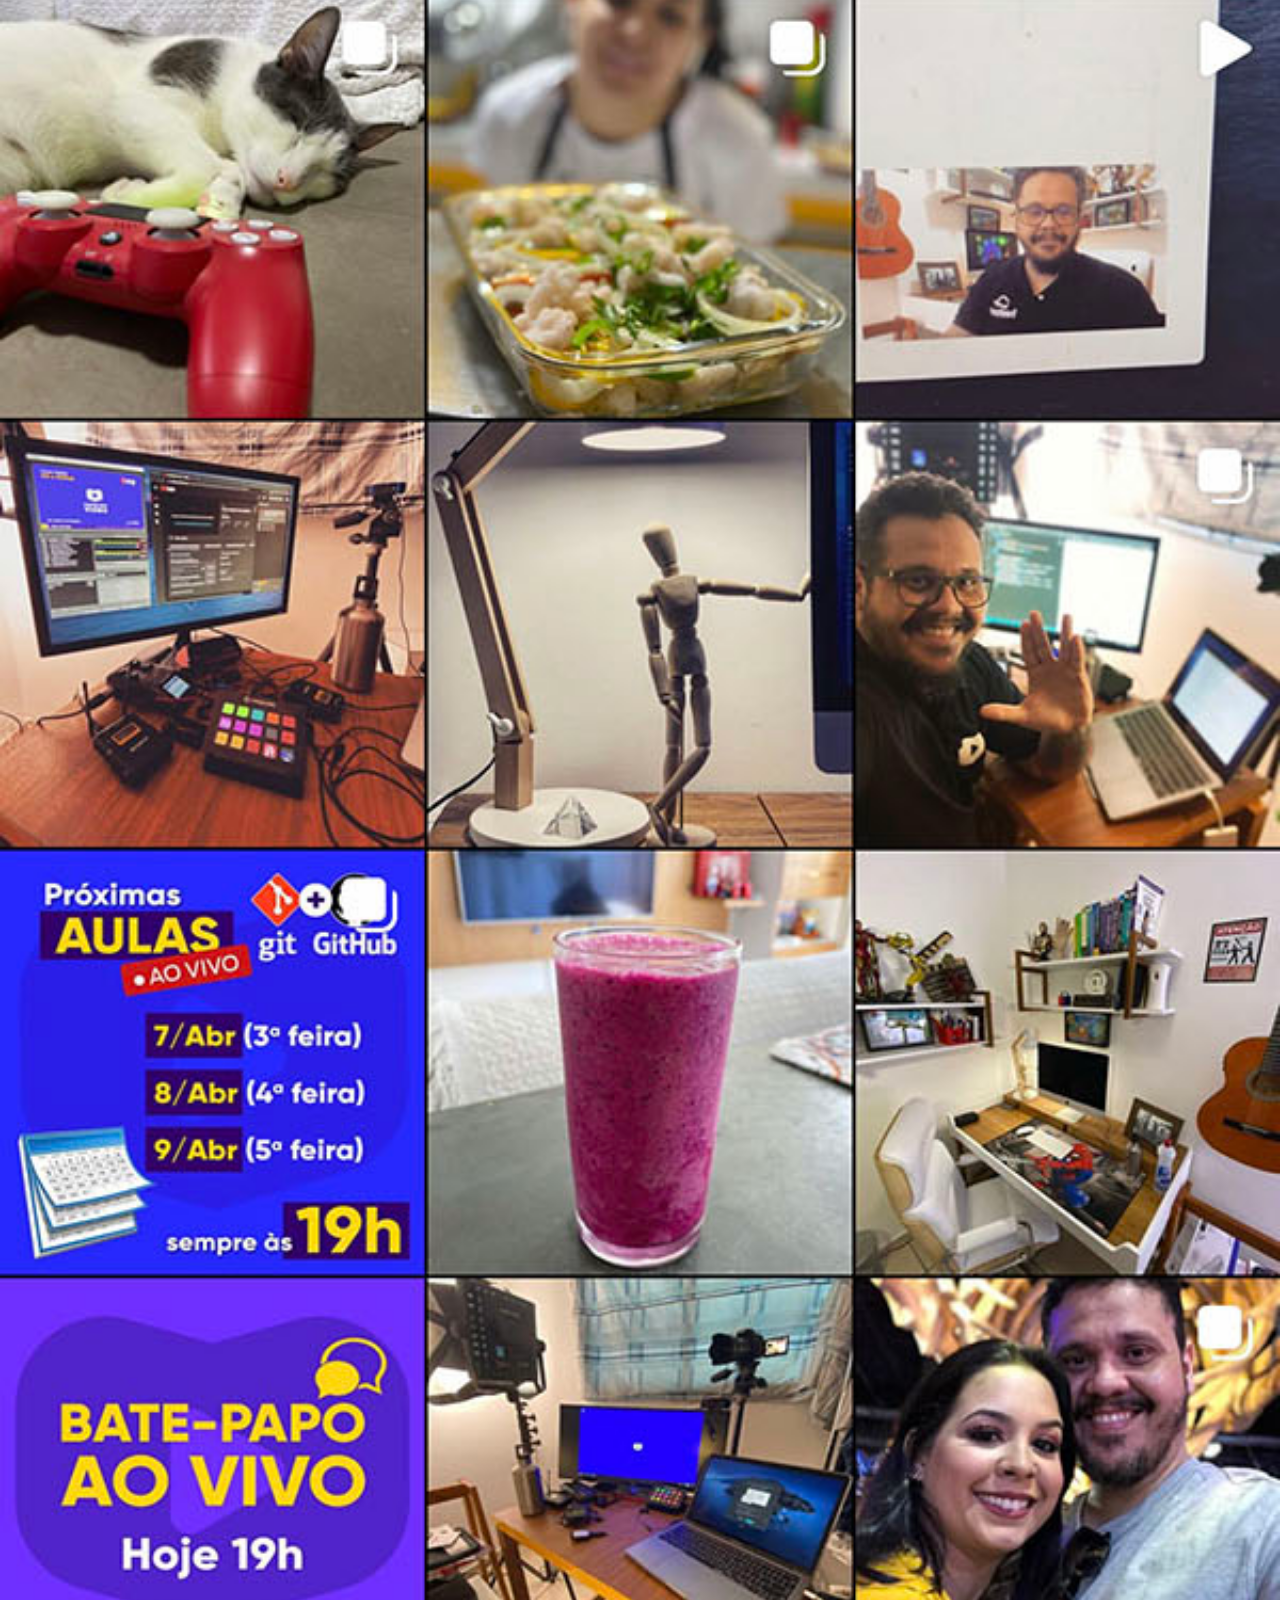
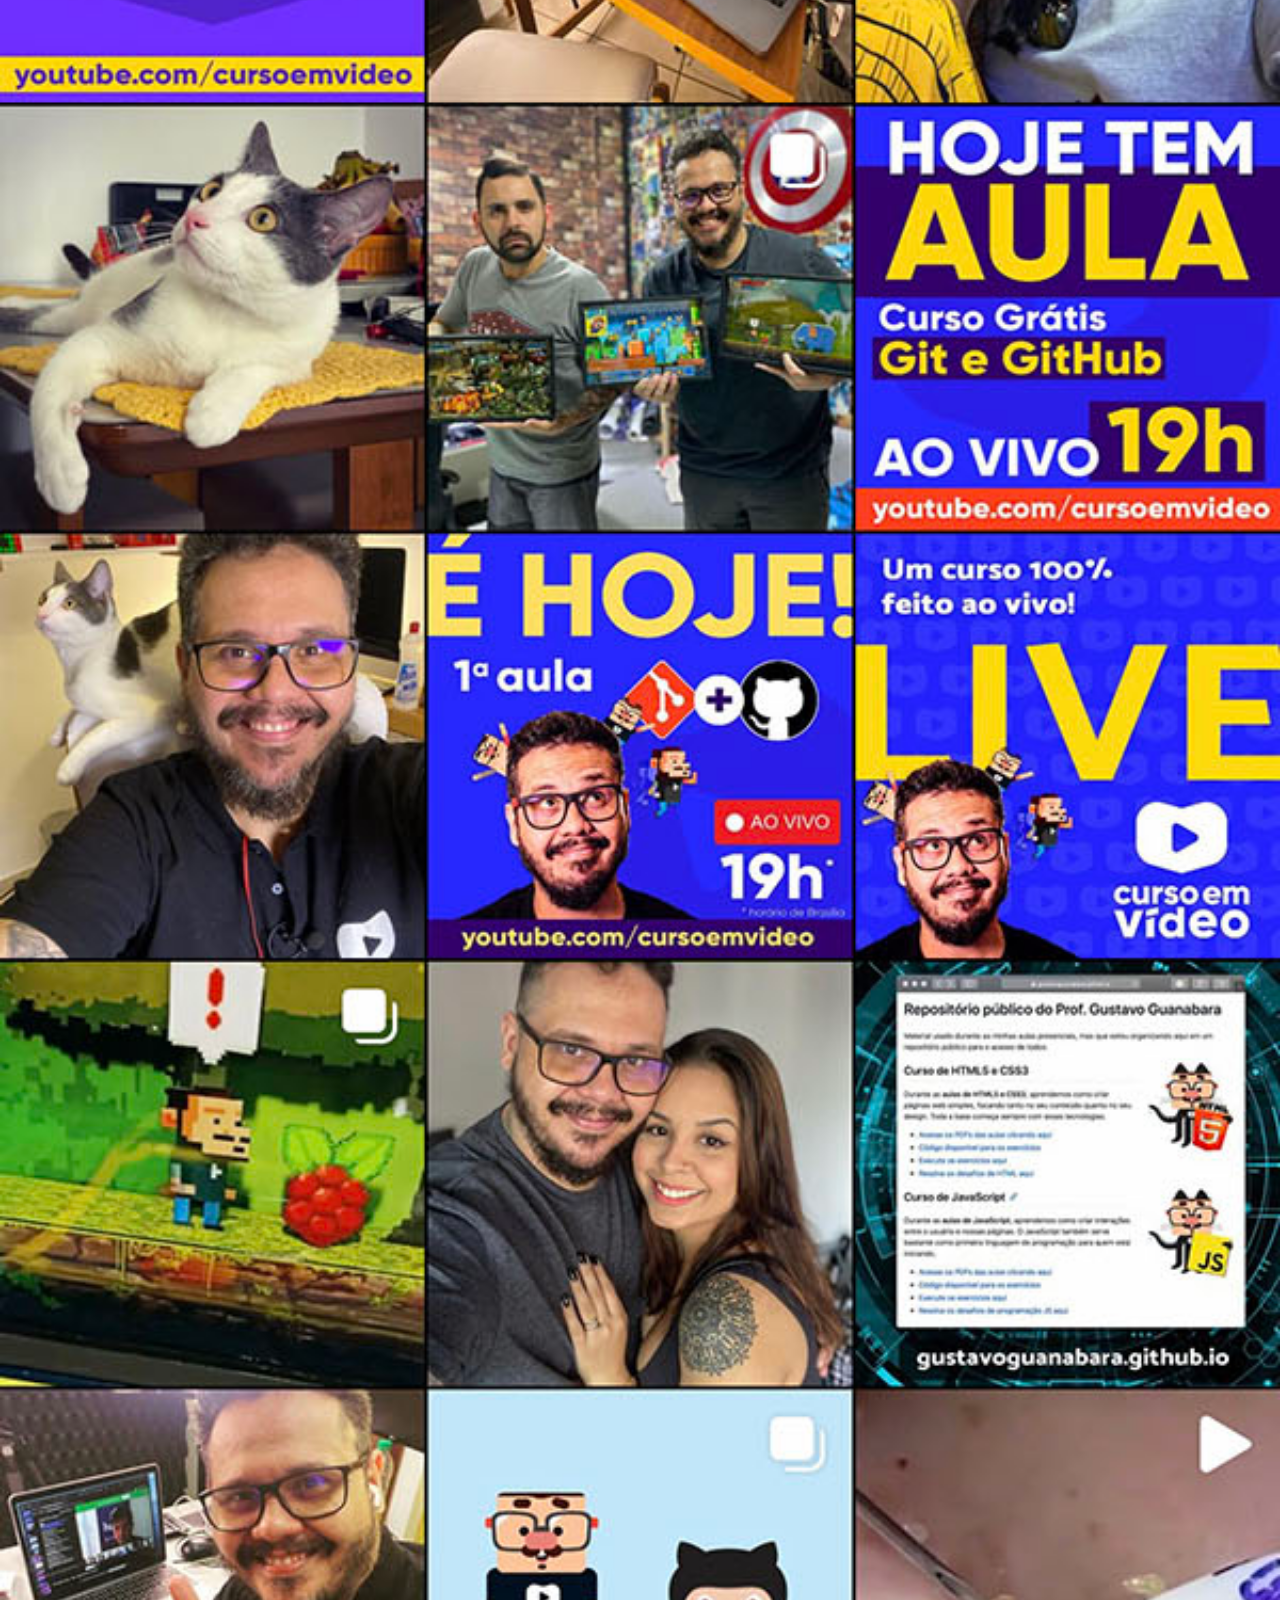
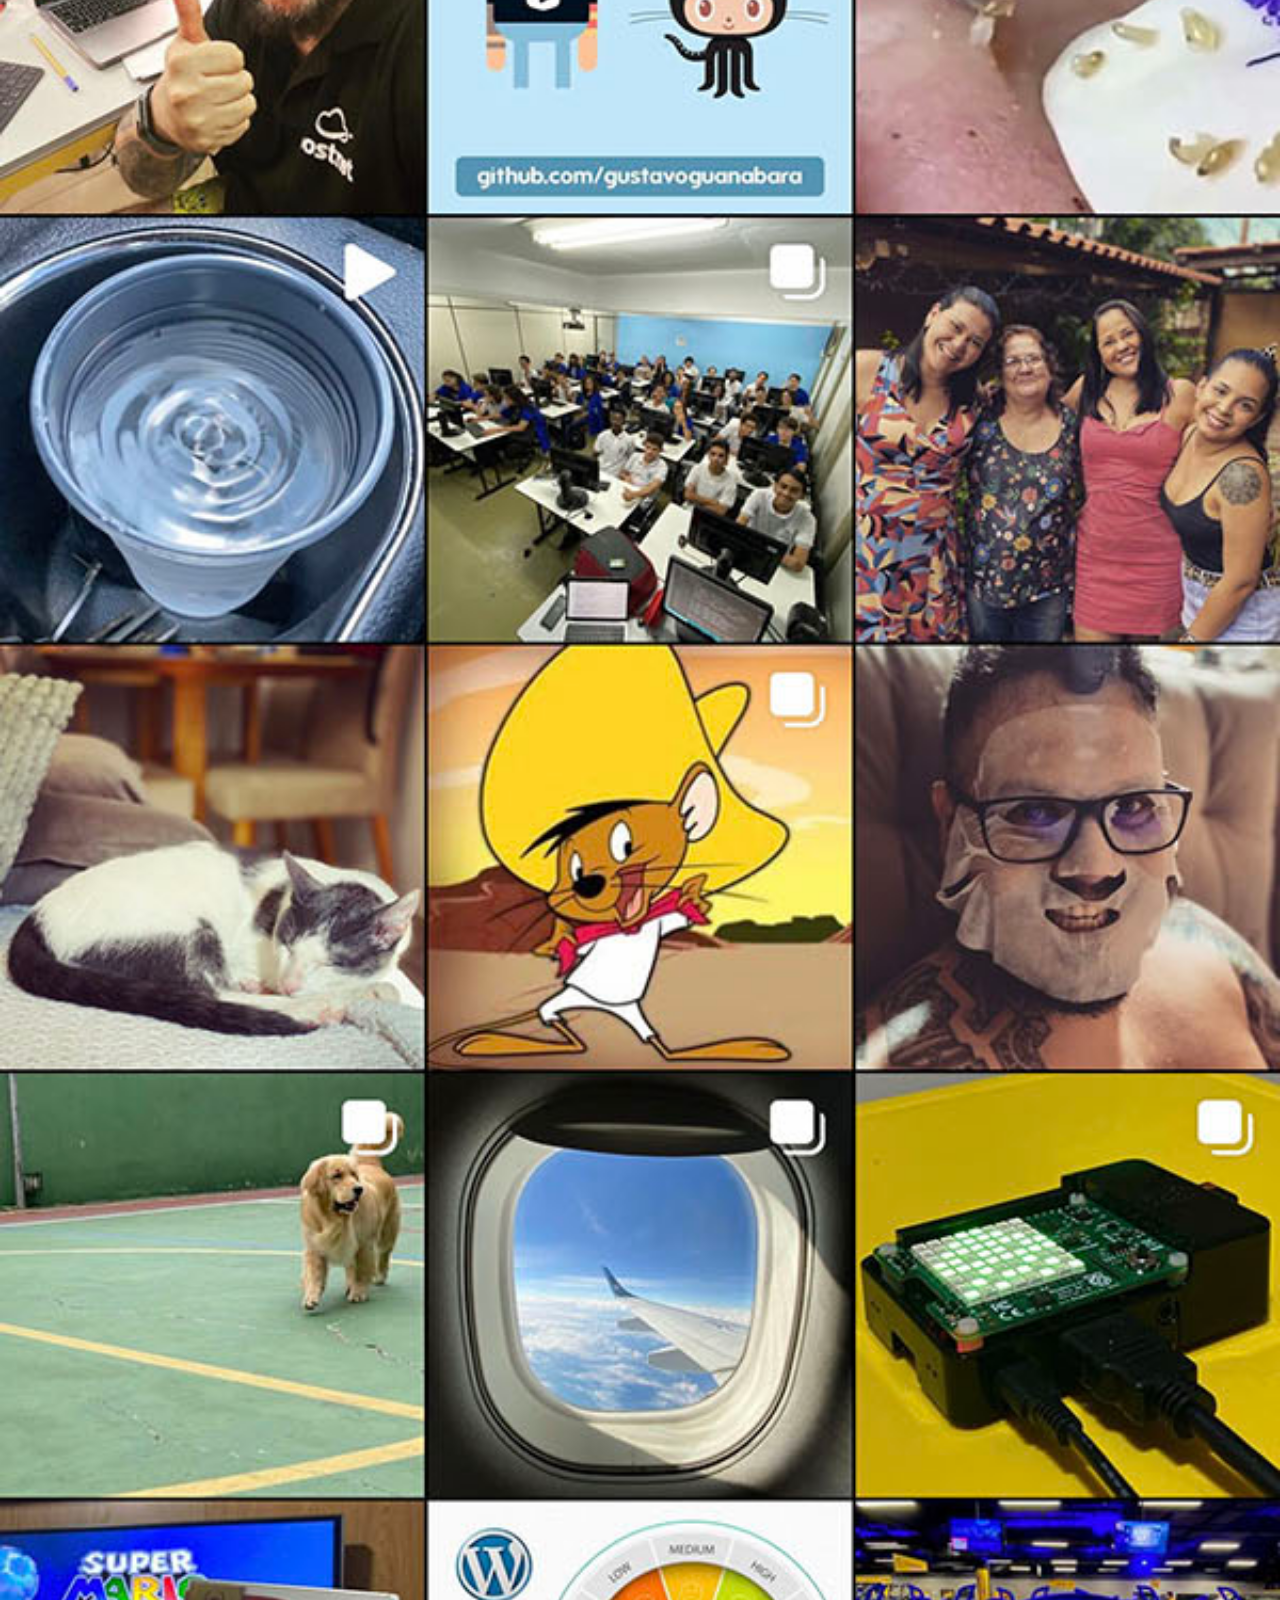
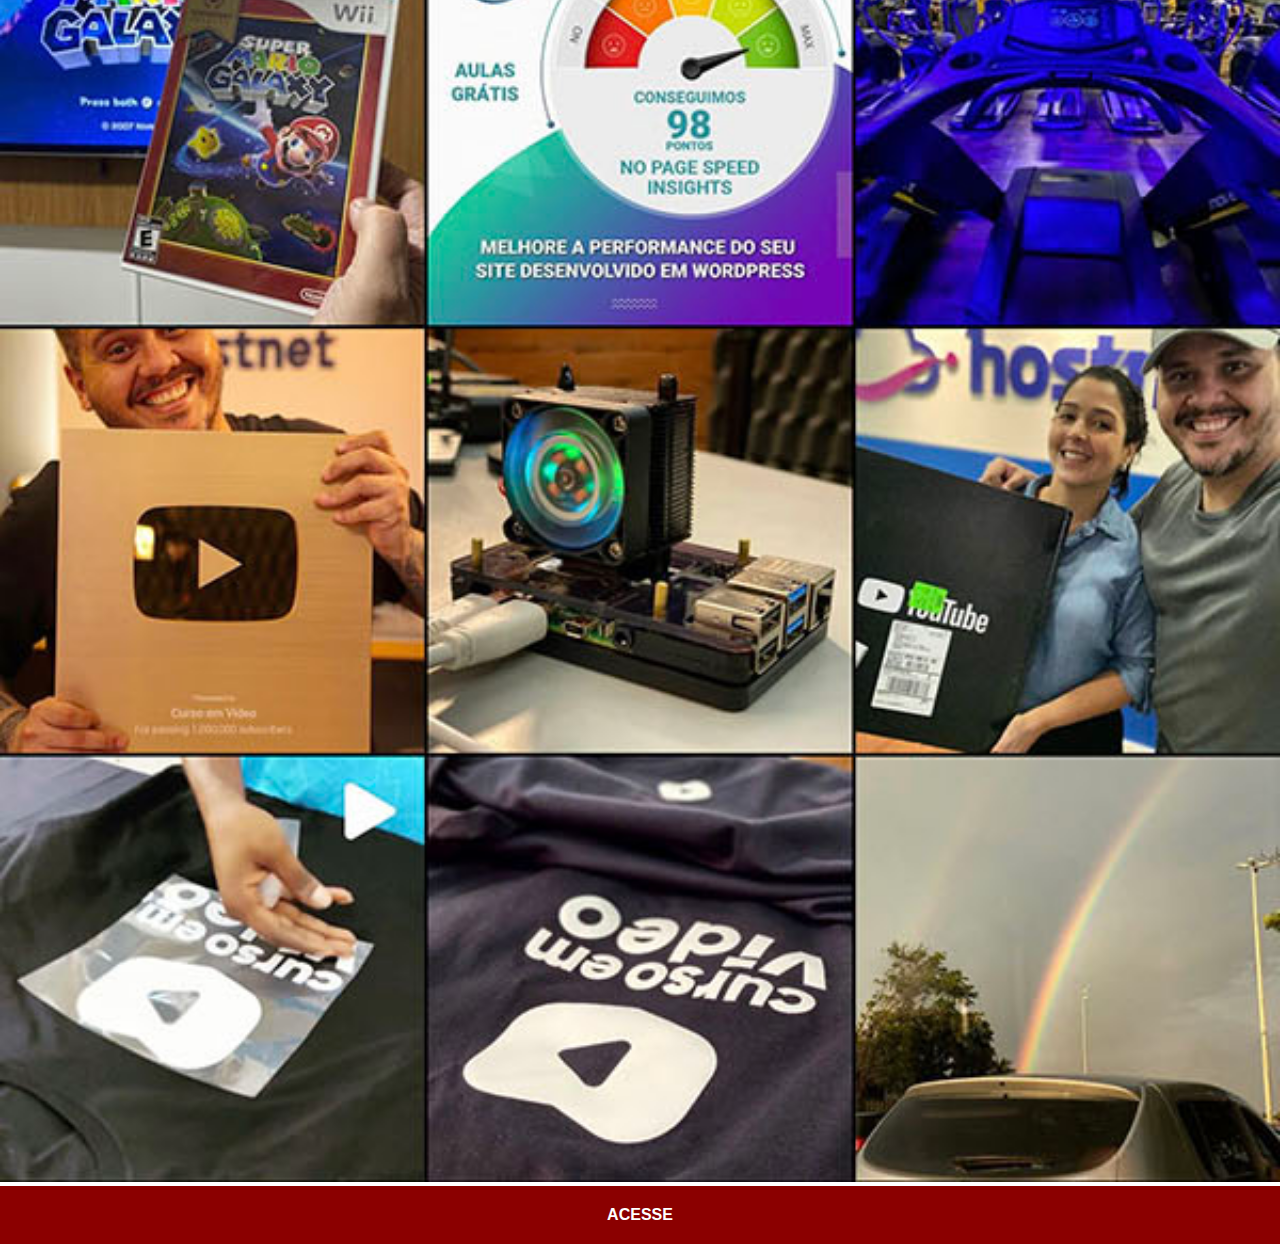
<file: instagram.html>
<!DOCTYPE html>
<html lang="pt-br">
<head>
    <meta charset="UTF-8">
    <meta name="viewport" content="width=device-width, initial-scale=1.0">
    <title>Instagram</title>
    <link rel="stylesheet" href="estilos/social.css">
</head>
<body>
    <img src="imagens/tela-instagram.jpg" alt="Instagram">
    <a href="https://www.instagram.com/gustavoguanabara/" target="_blank"> ACESSE</a>
</body>
</html>
</file>
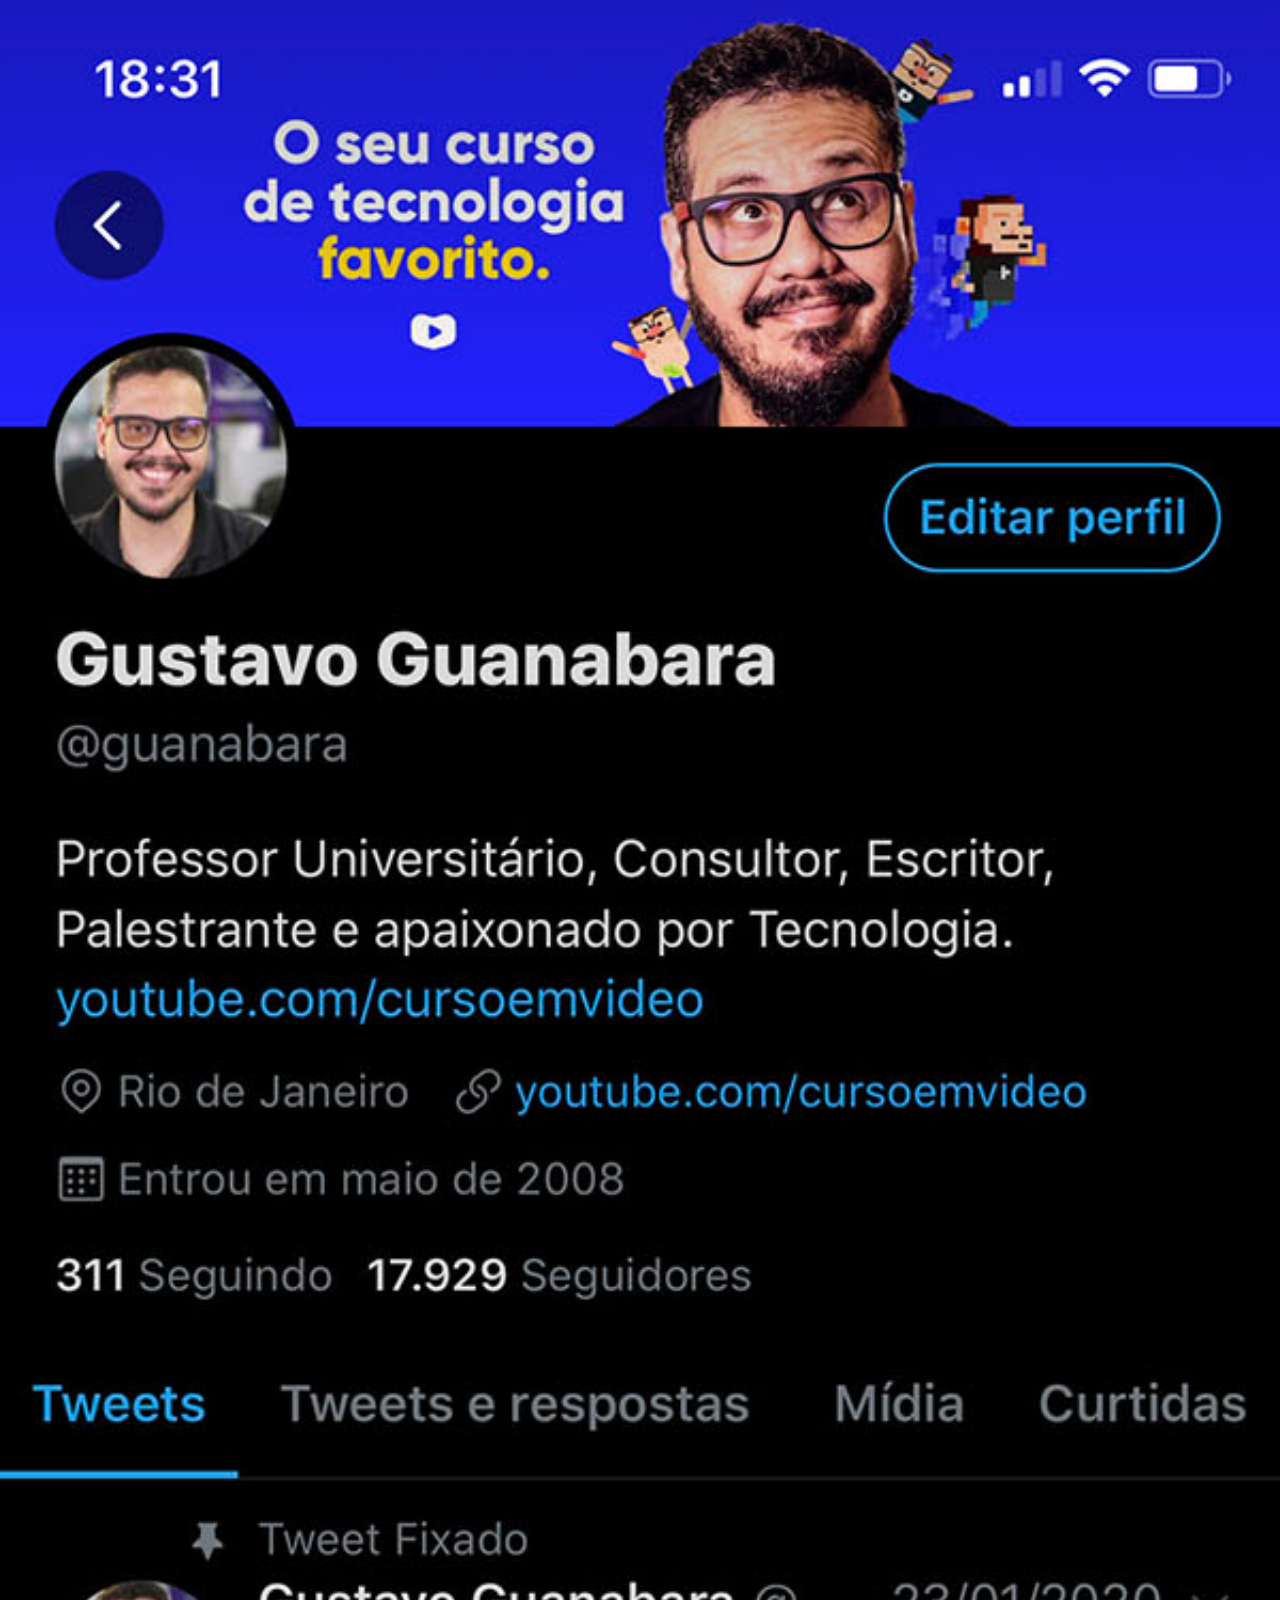
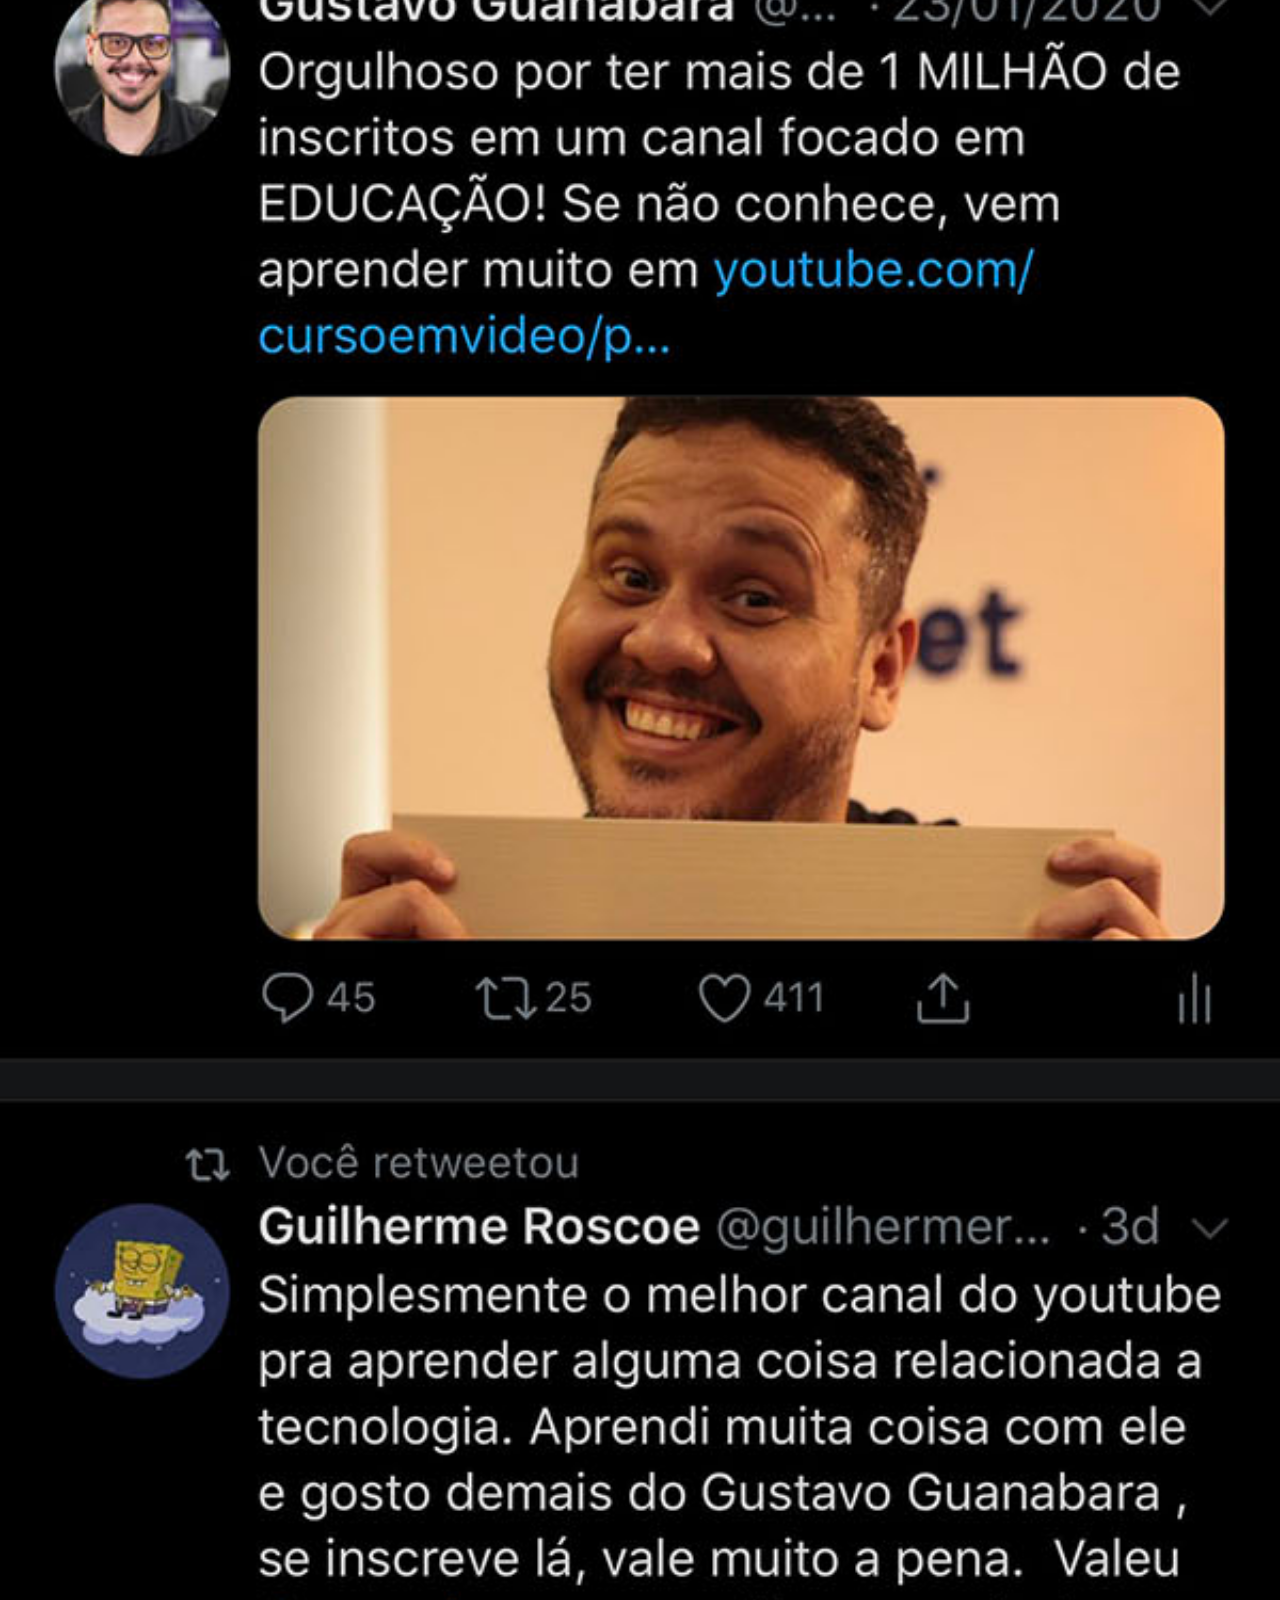
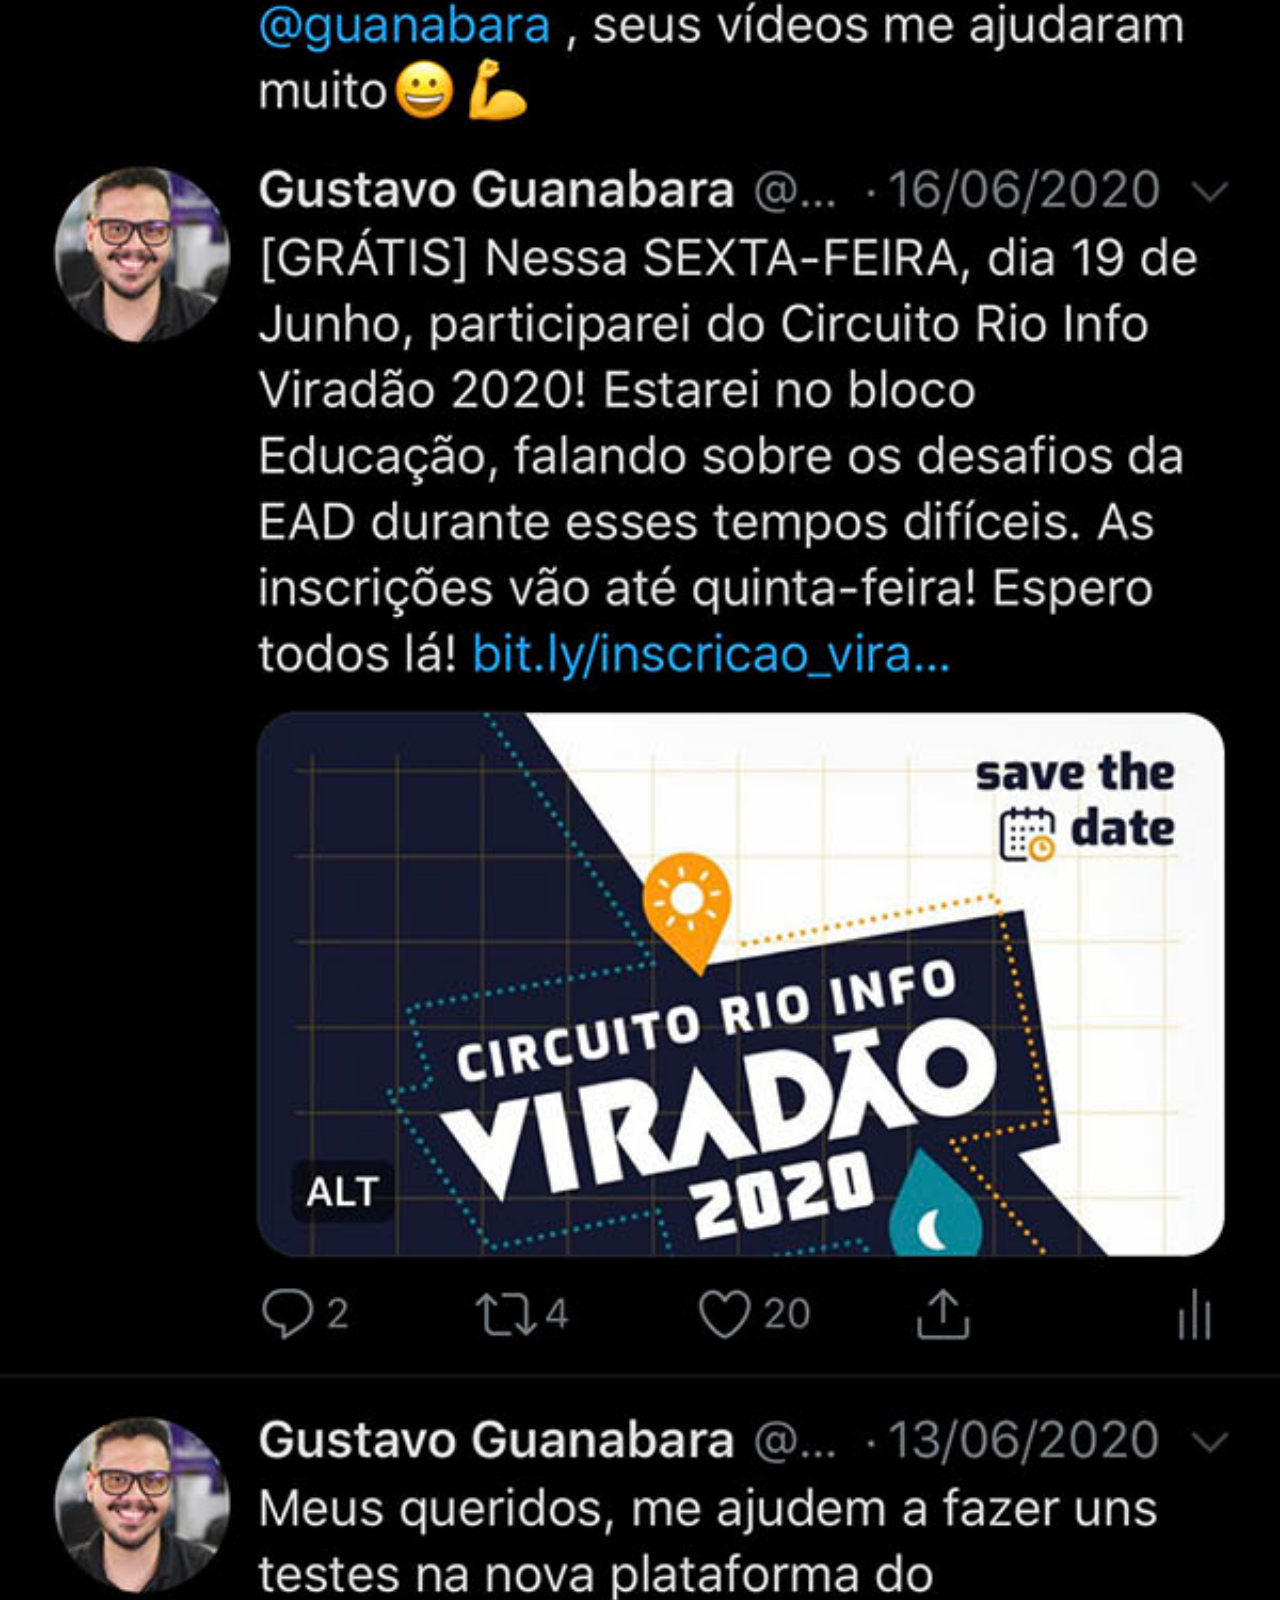
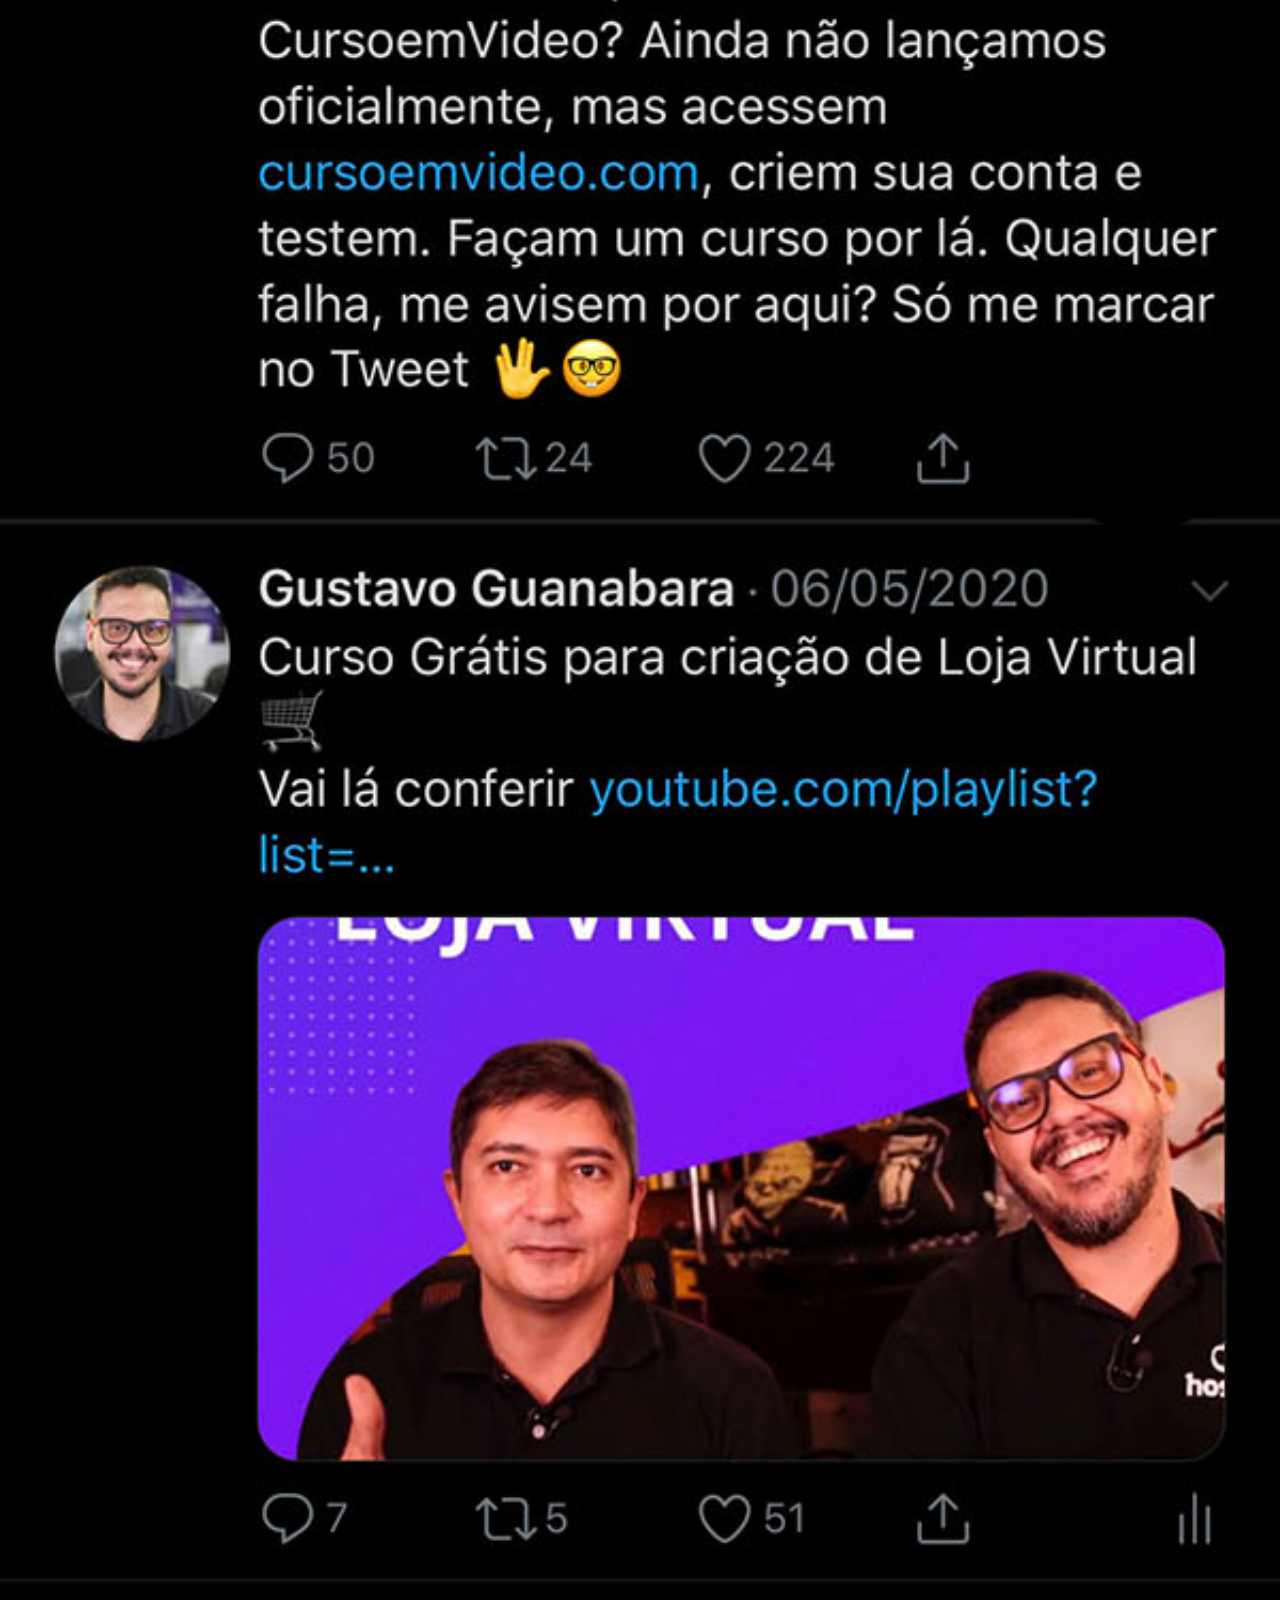
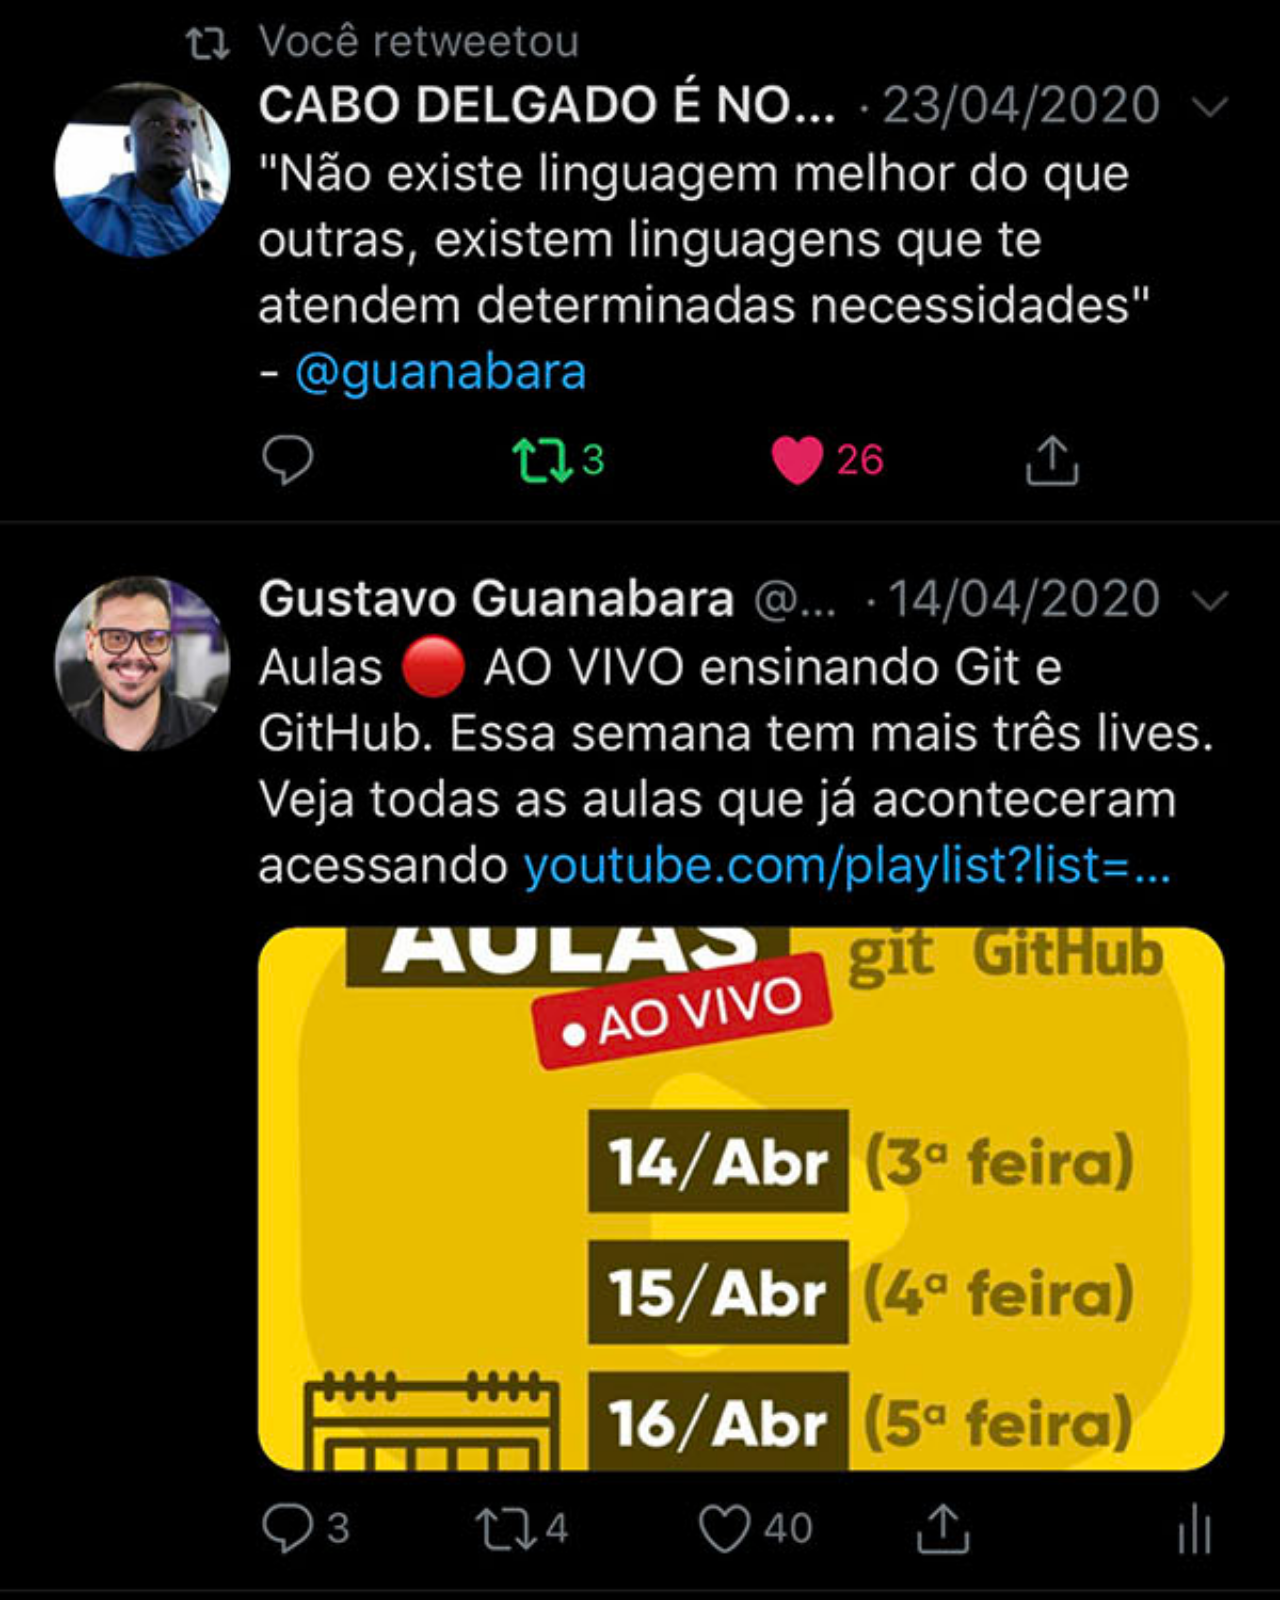
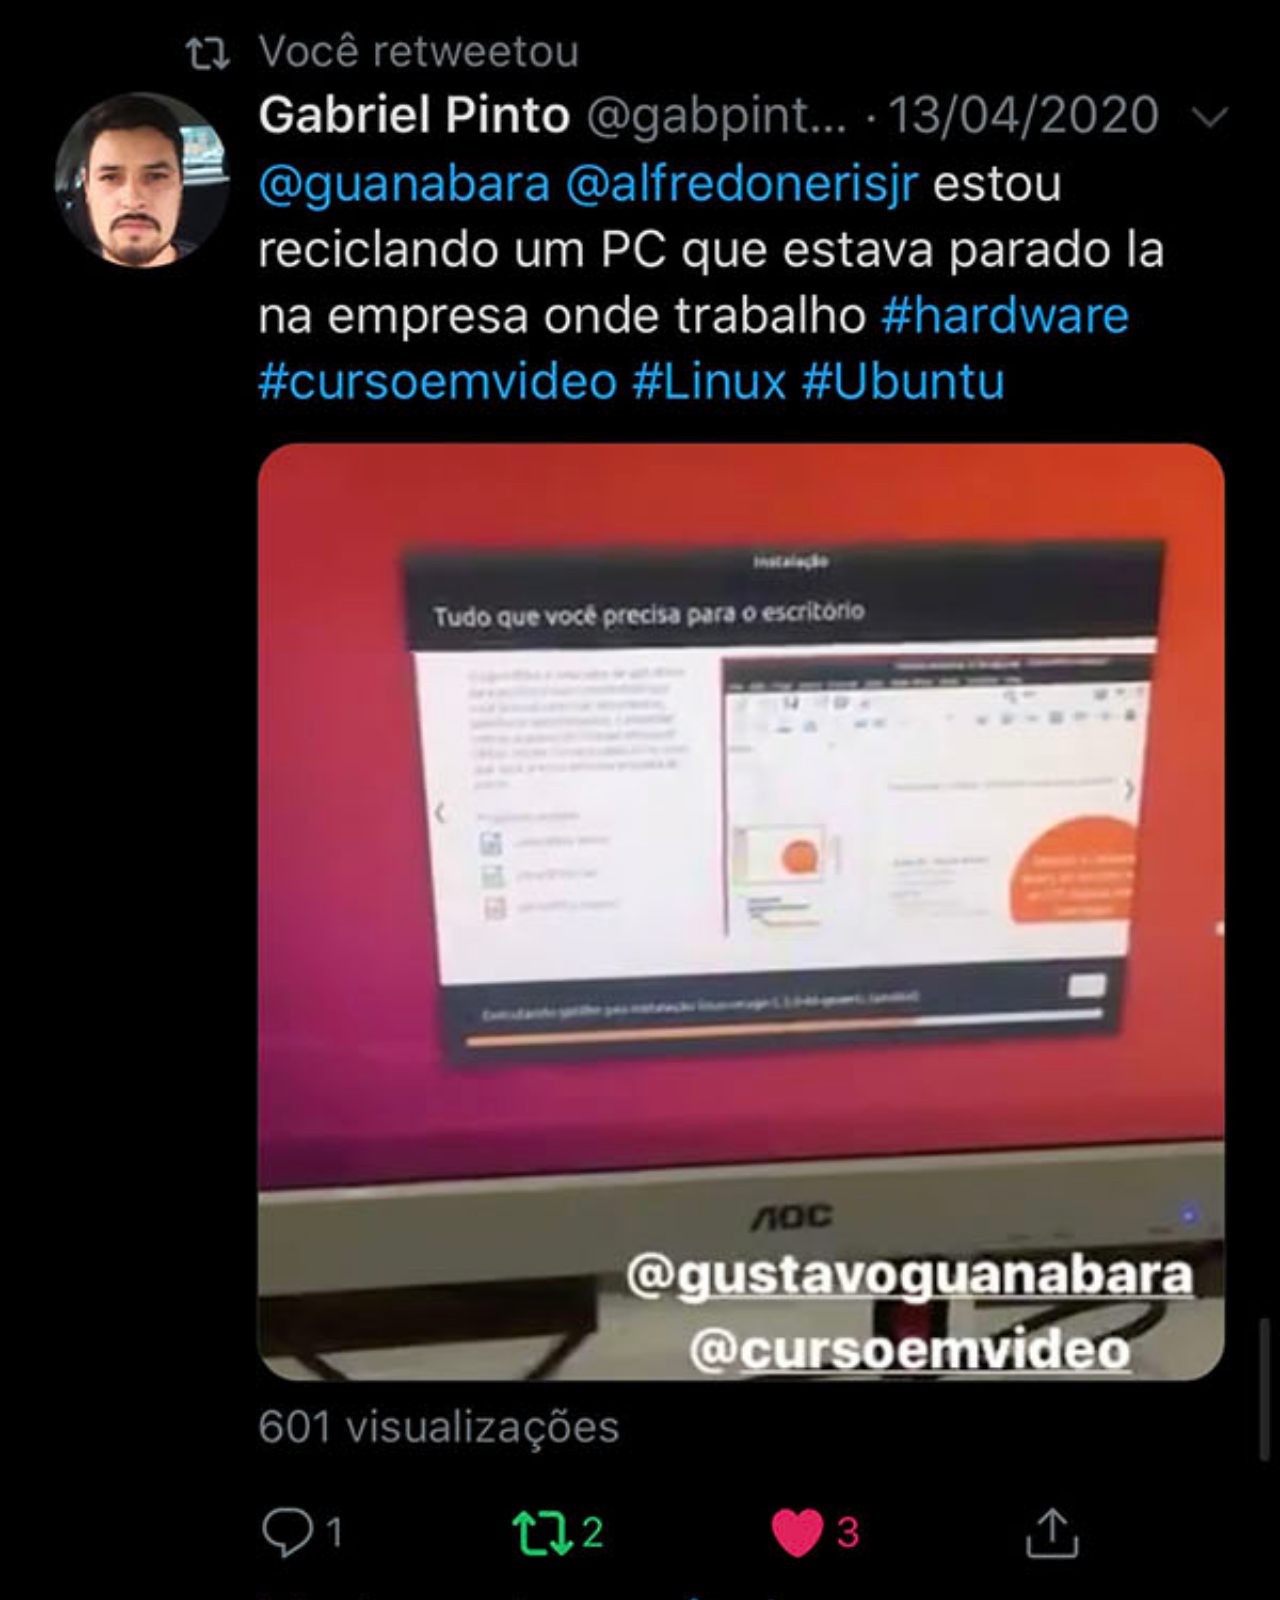
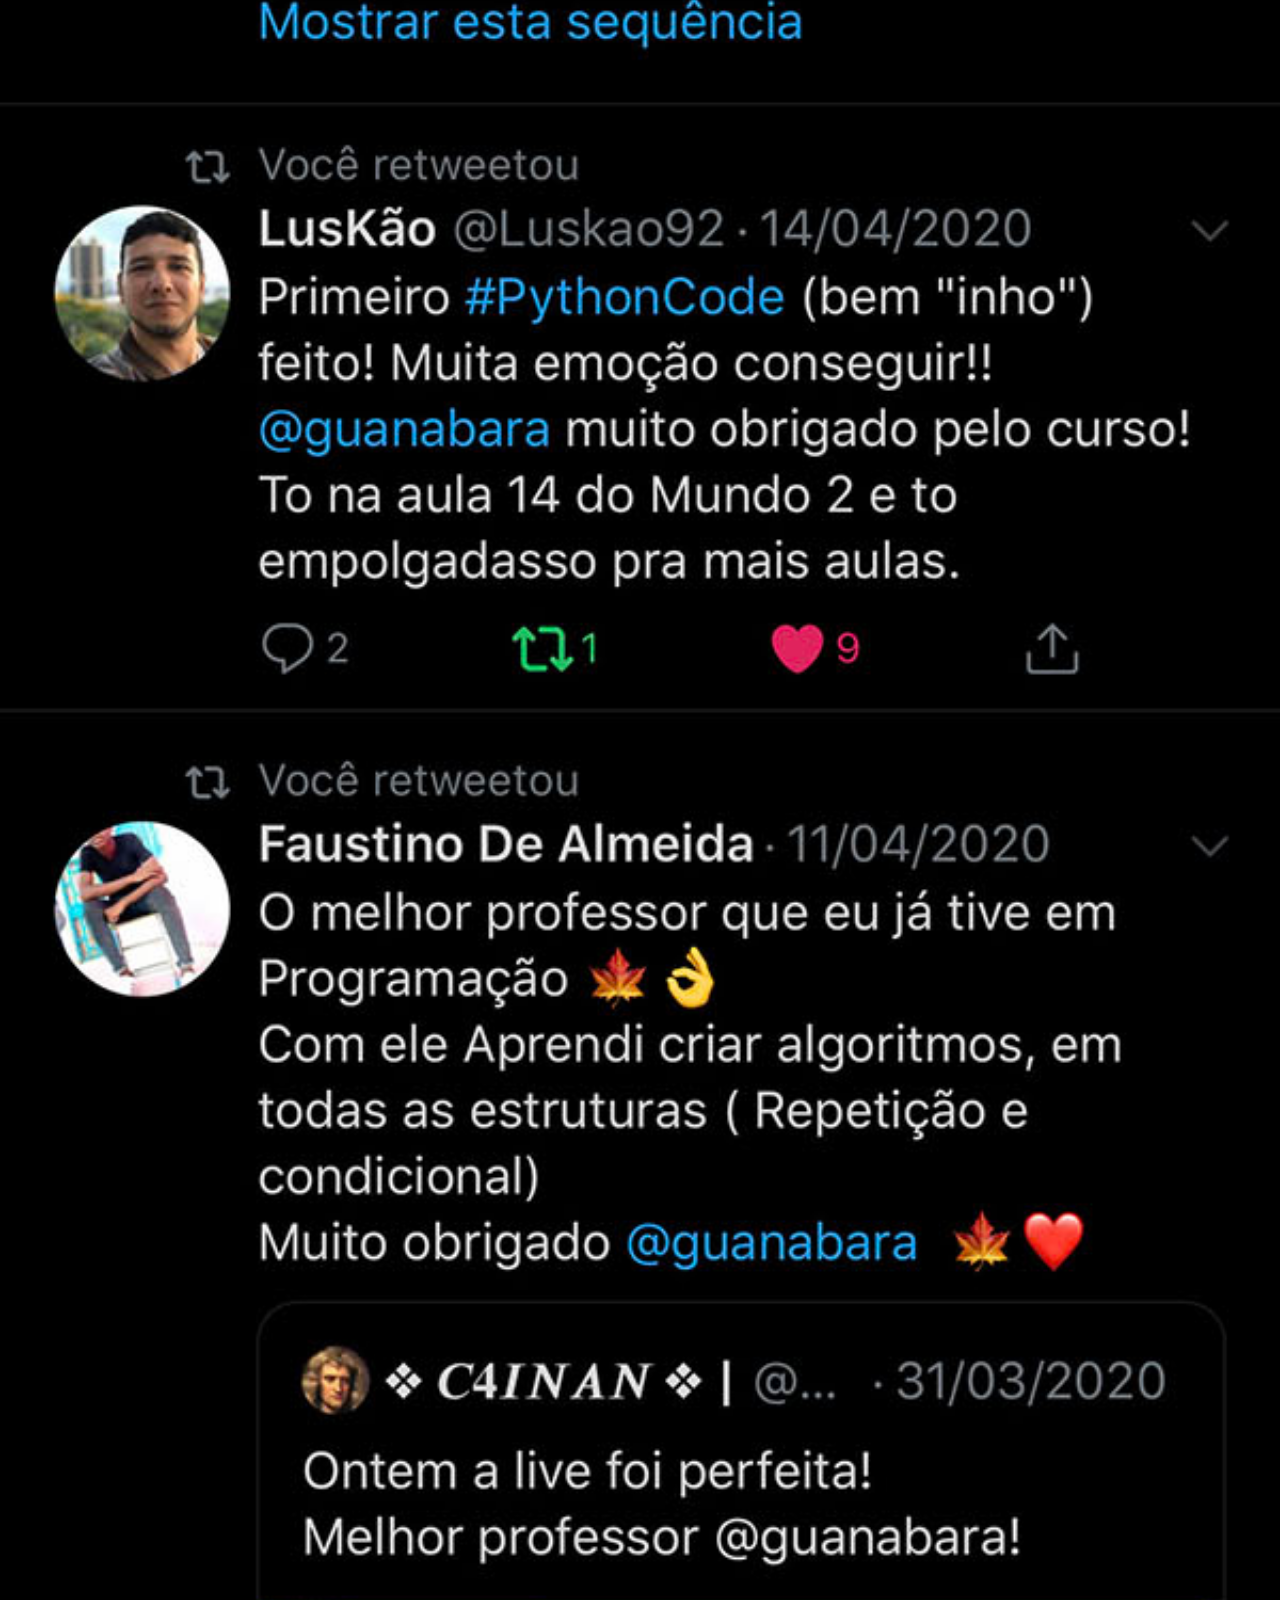
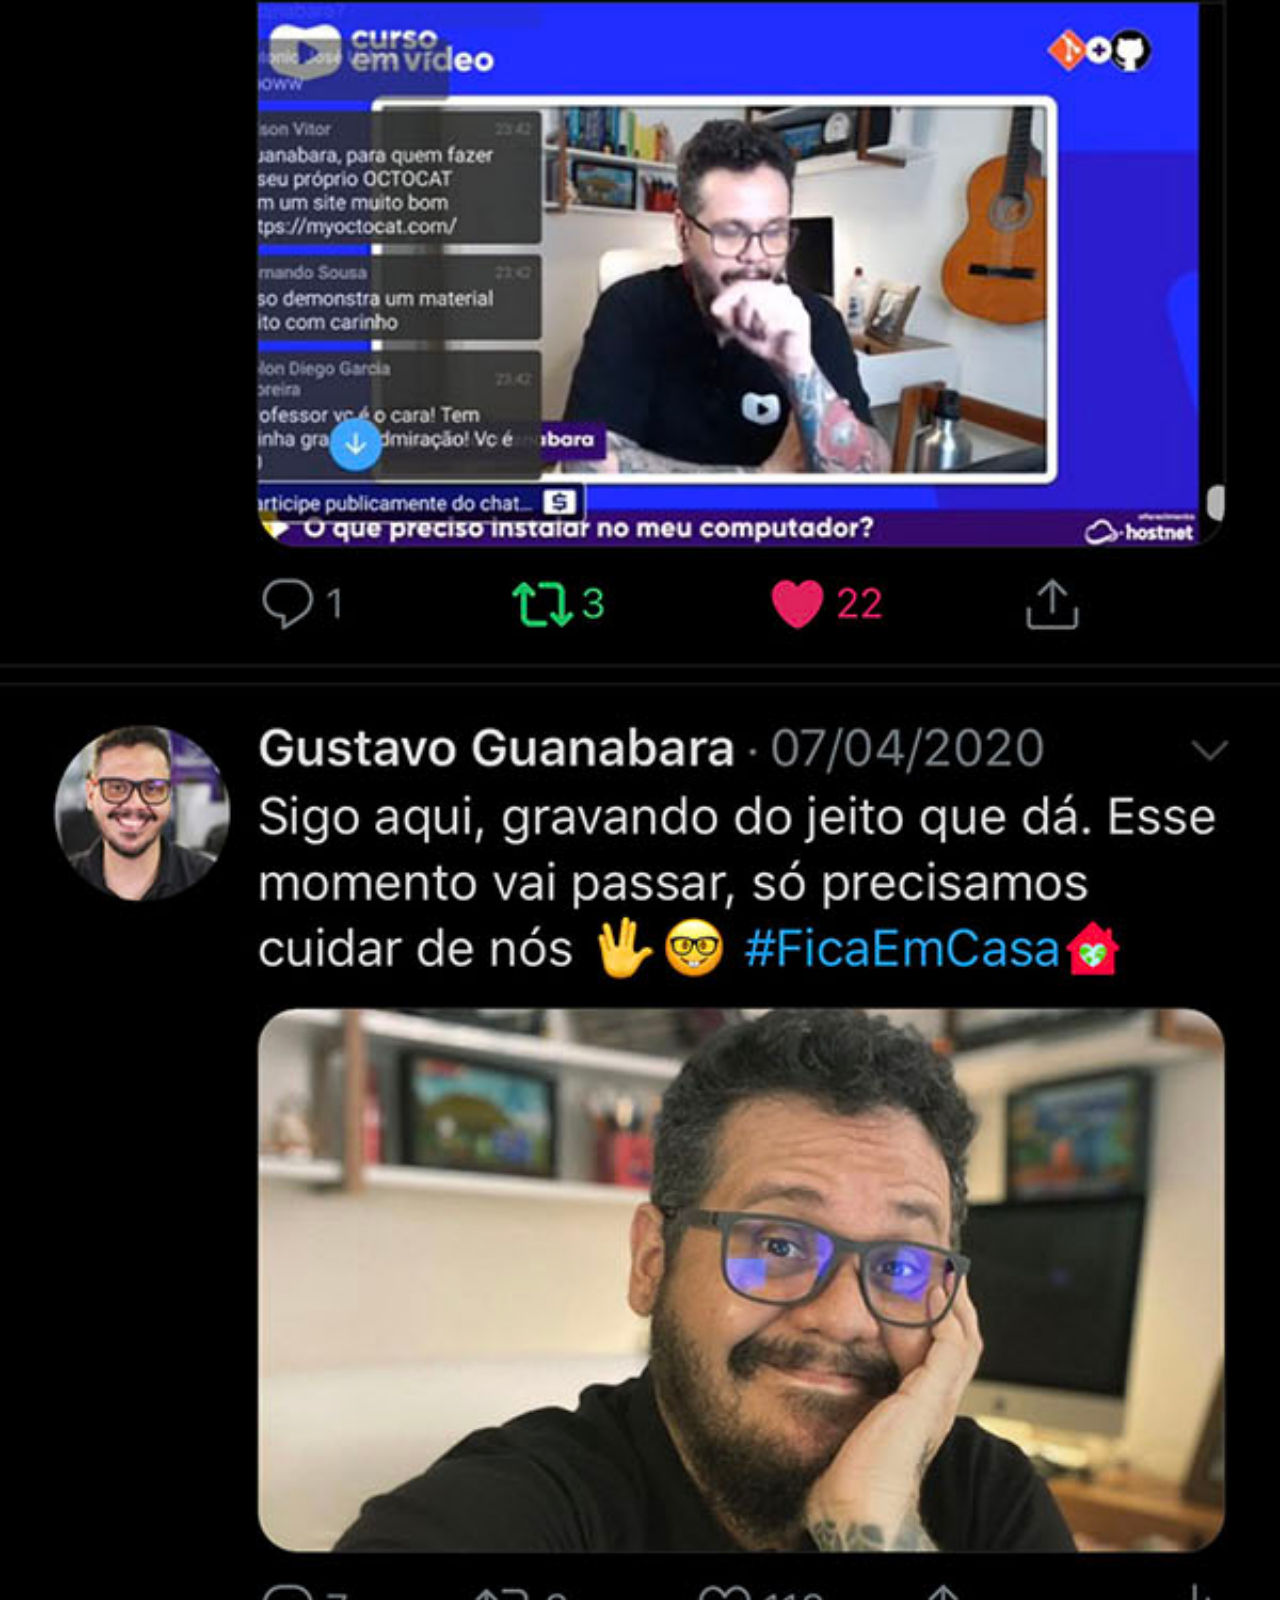
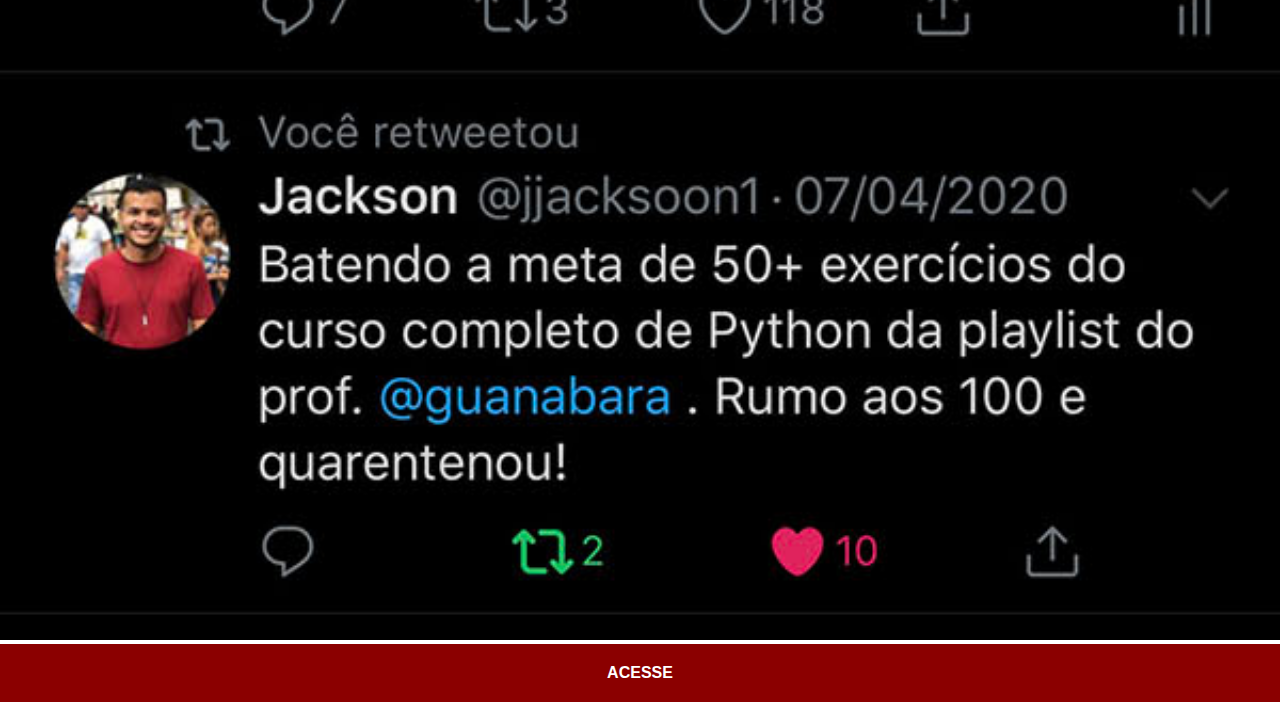
<file: twitter.html>
<!DOCTYPE html>
<html lang="pt-br">
<head>
    <meta charset="UTF-8">
    <meta name="viewport" content="width=device-width, initial-scale=1.0">
    <title>Twitter</title>
    <link rel="stylesheet" href="estilos/social.css">
</head>
<body>
    <img src="imagens/tela-twitter.jpg" alt="Twitter">
    <a href="https://twitter.com/guanabara?ref_src=twsrc%5Egoogle%7Ctwcamp%5Eserp" target="_blank">ACESSE</a>
</body>
</html>
</file>
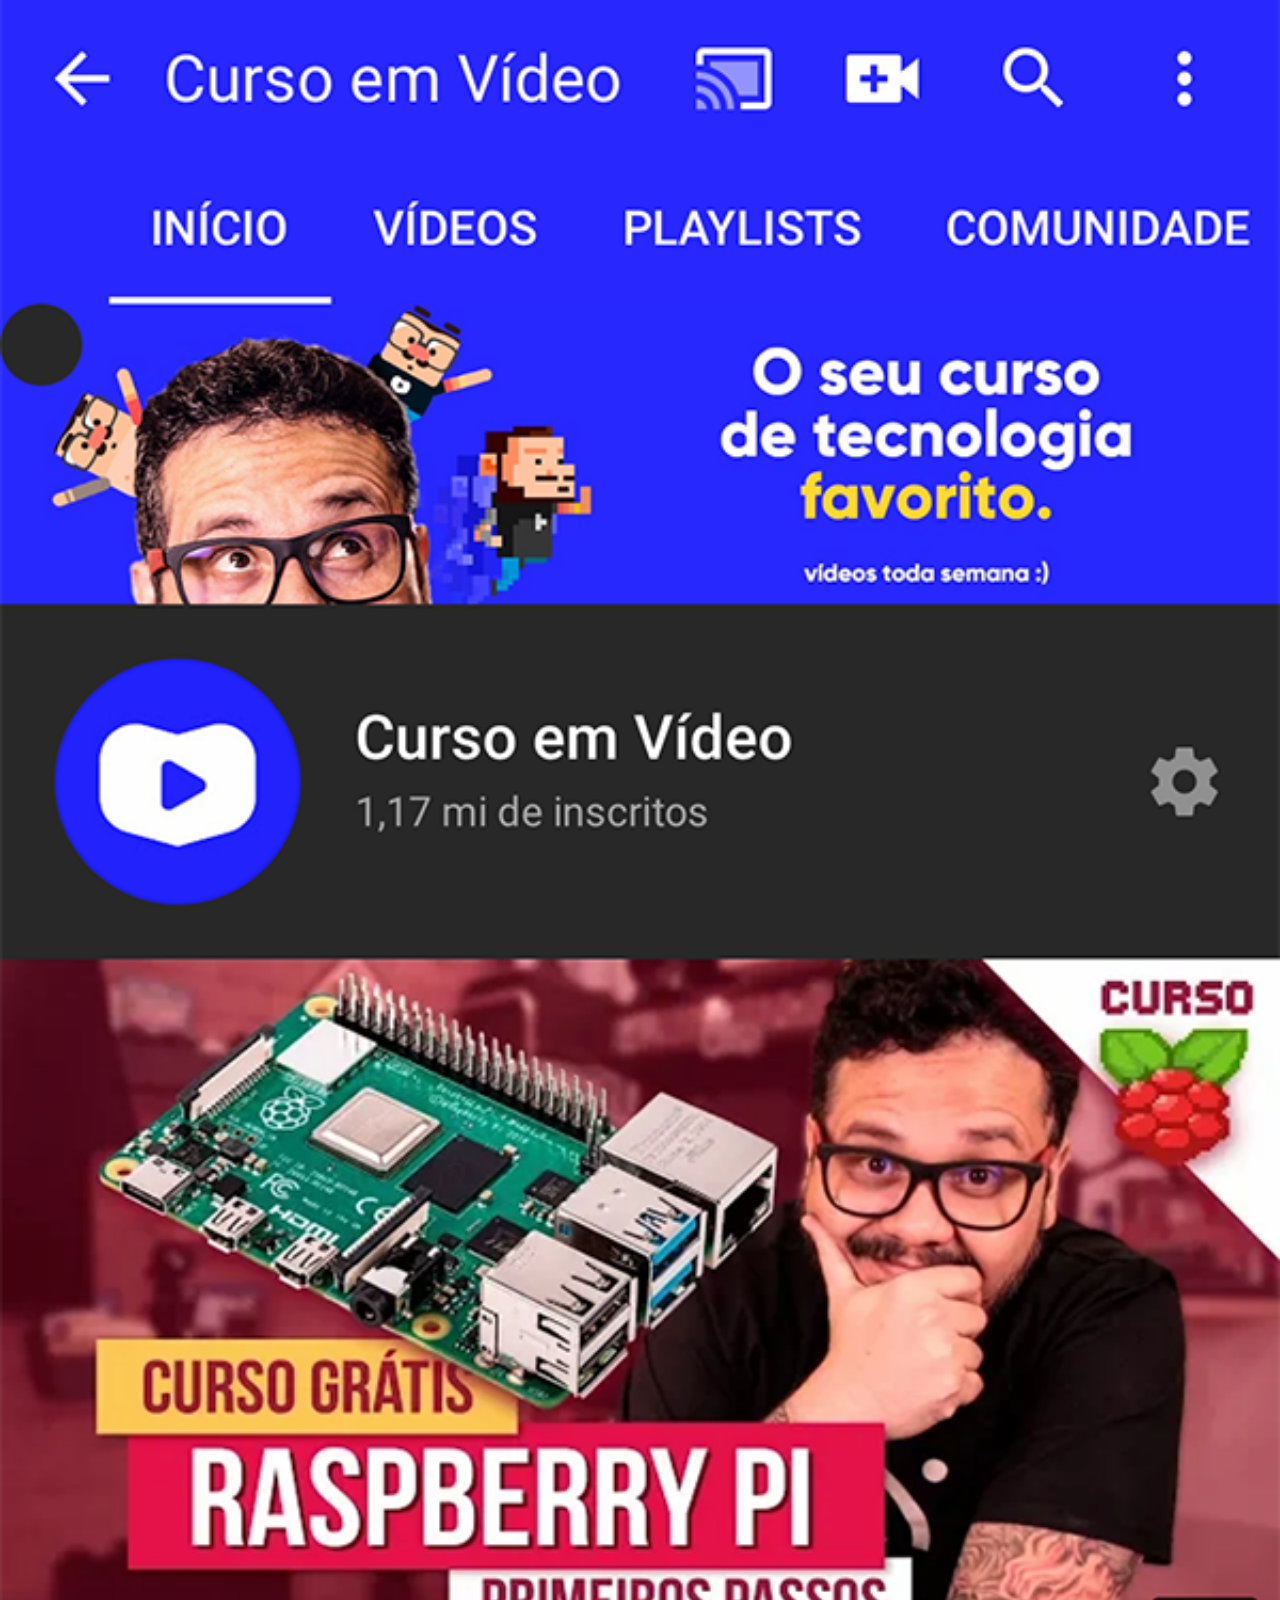
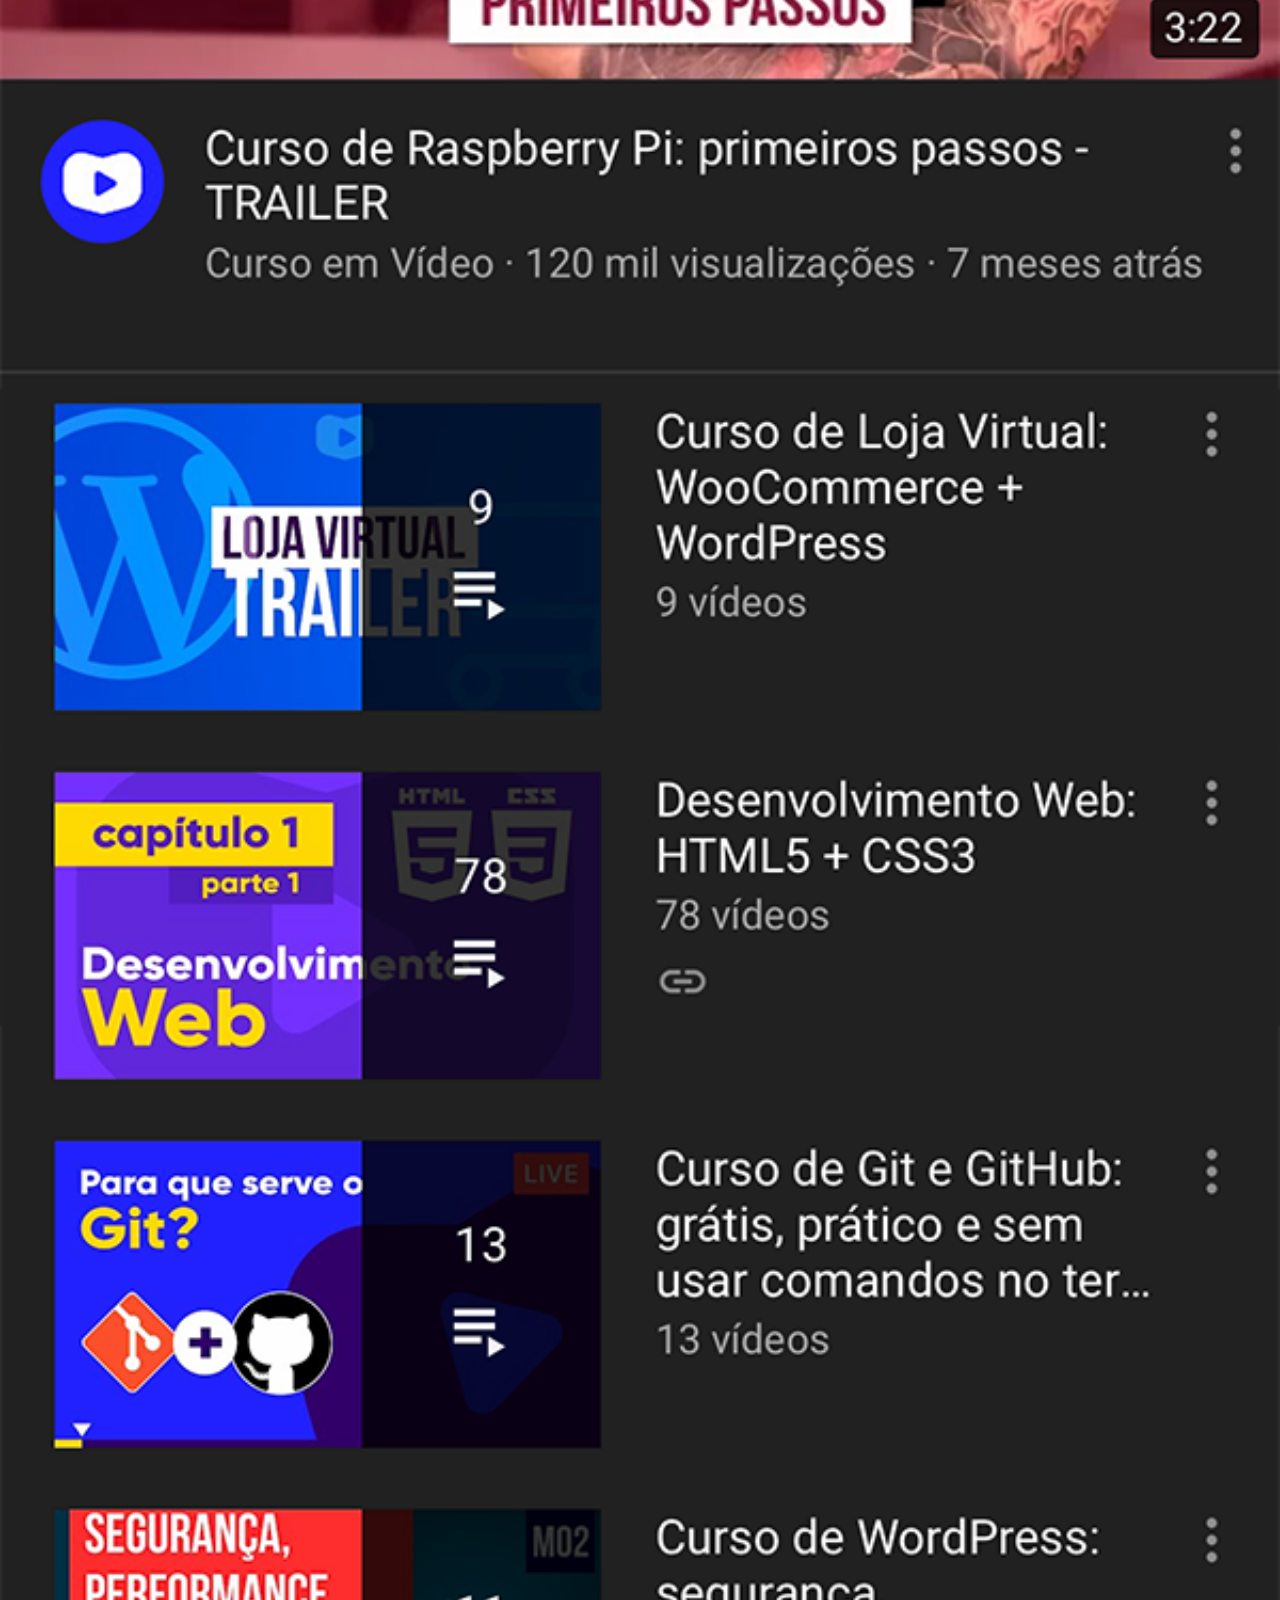
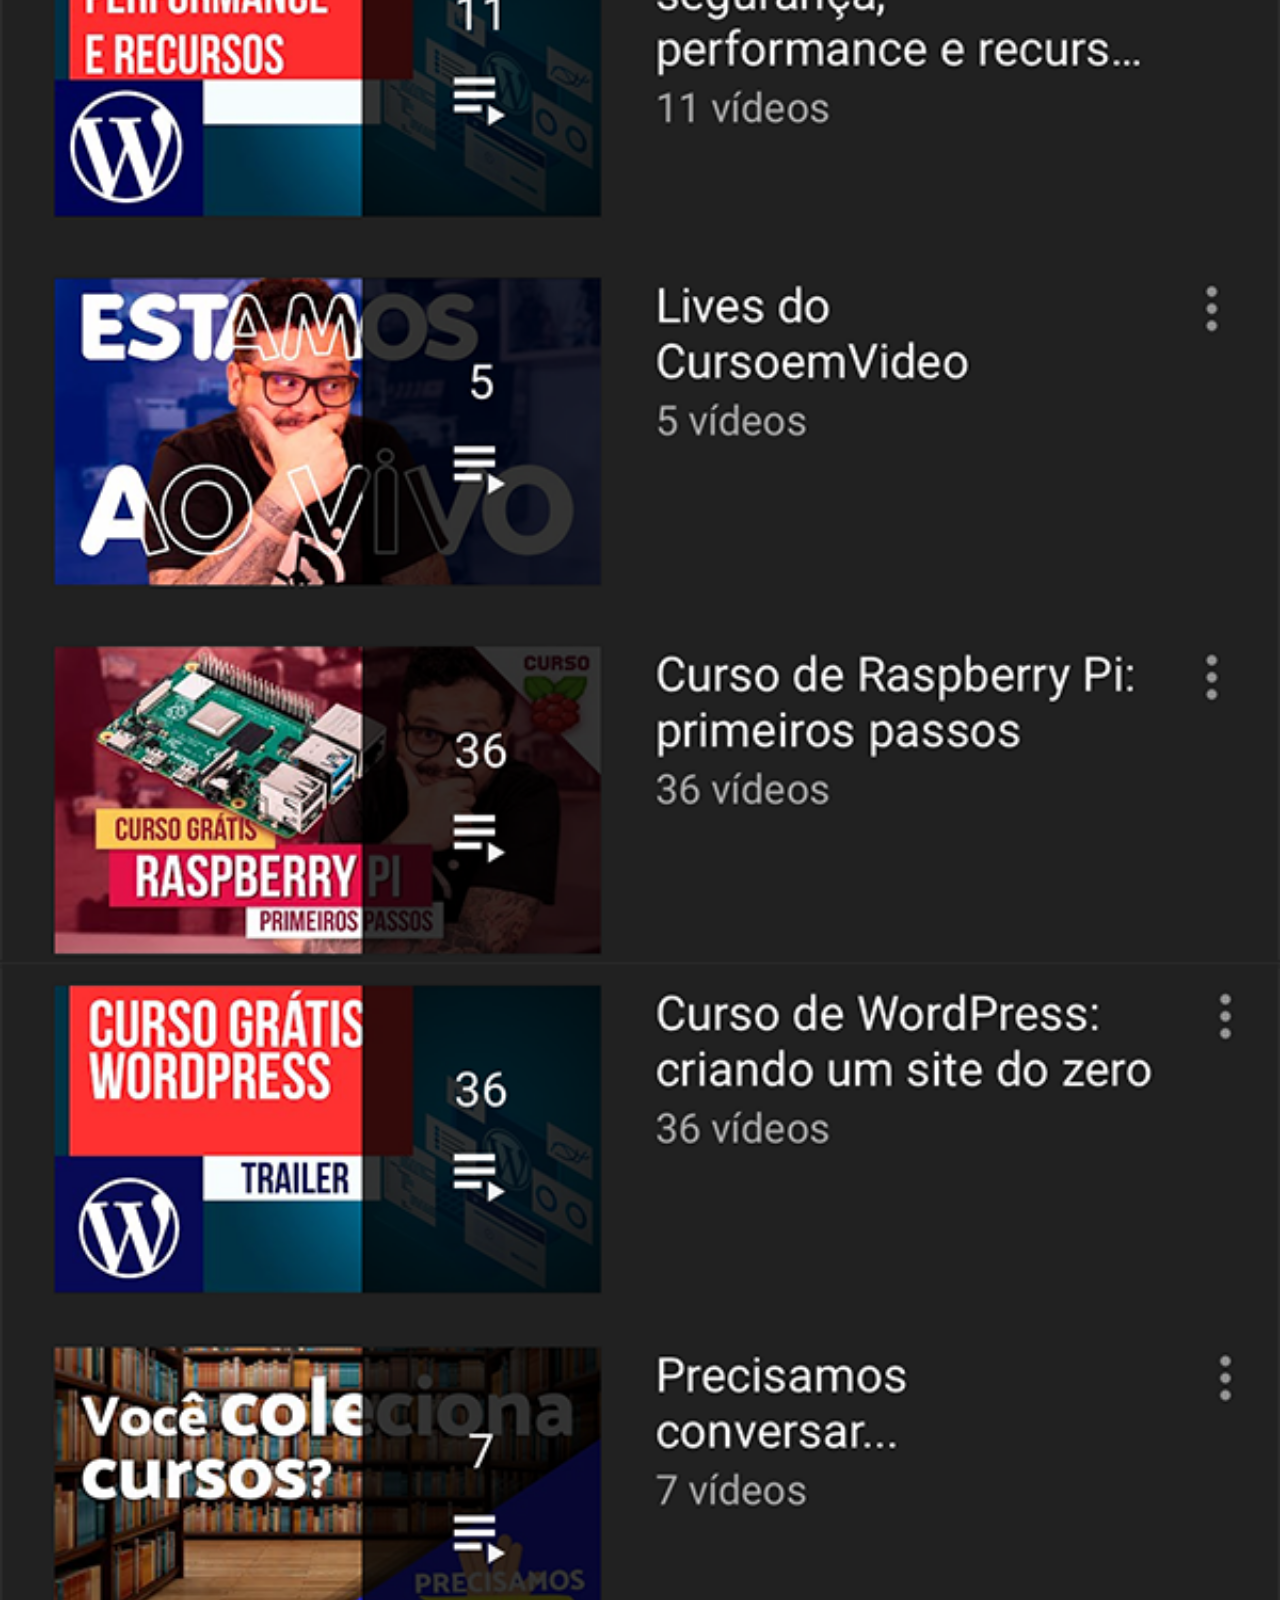
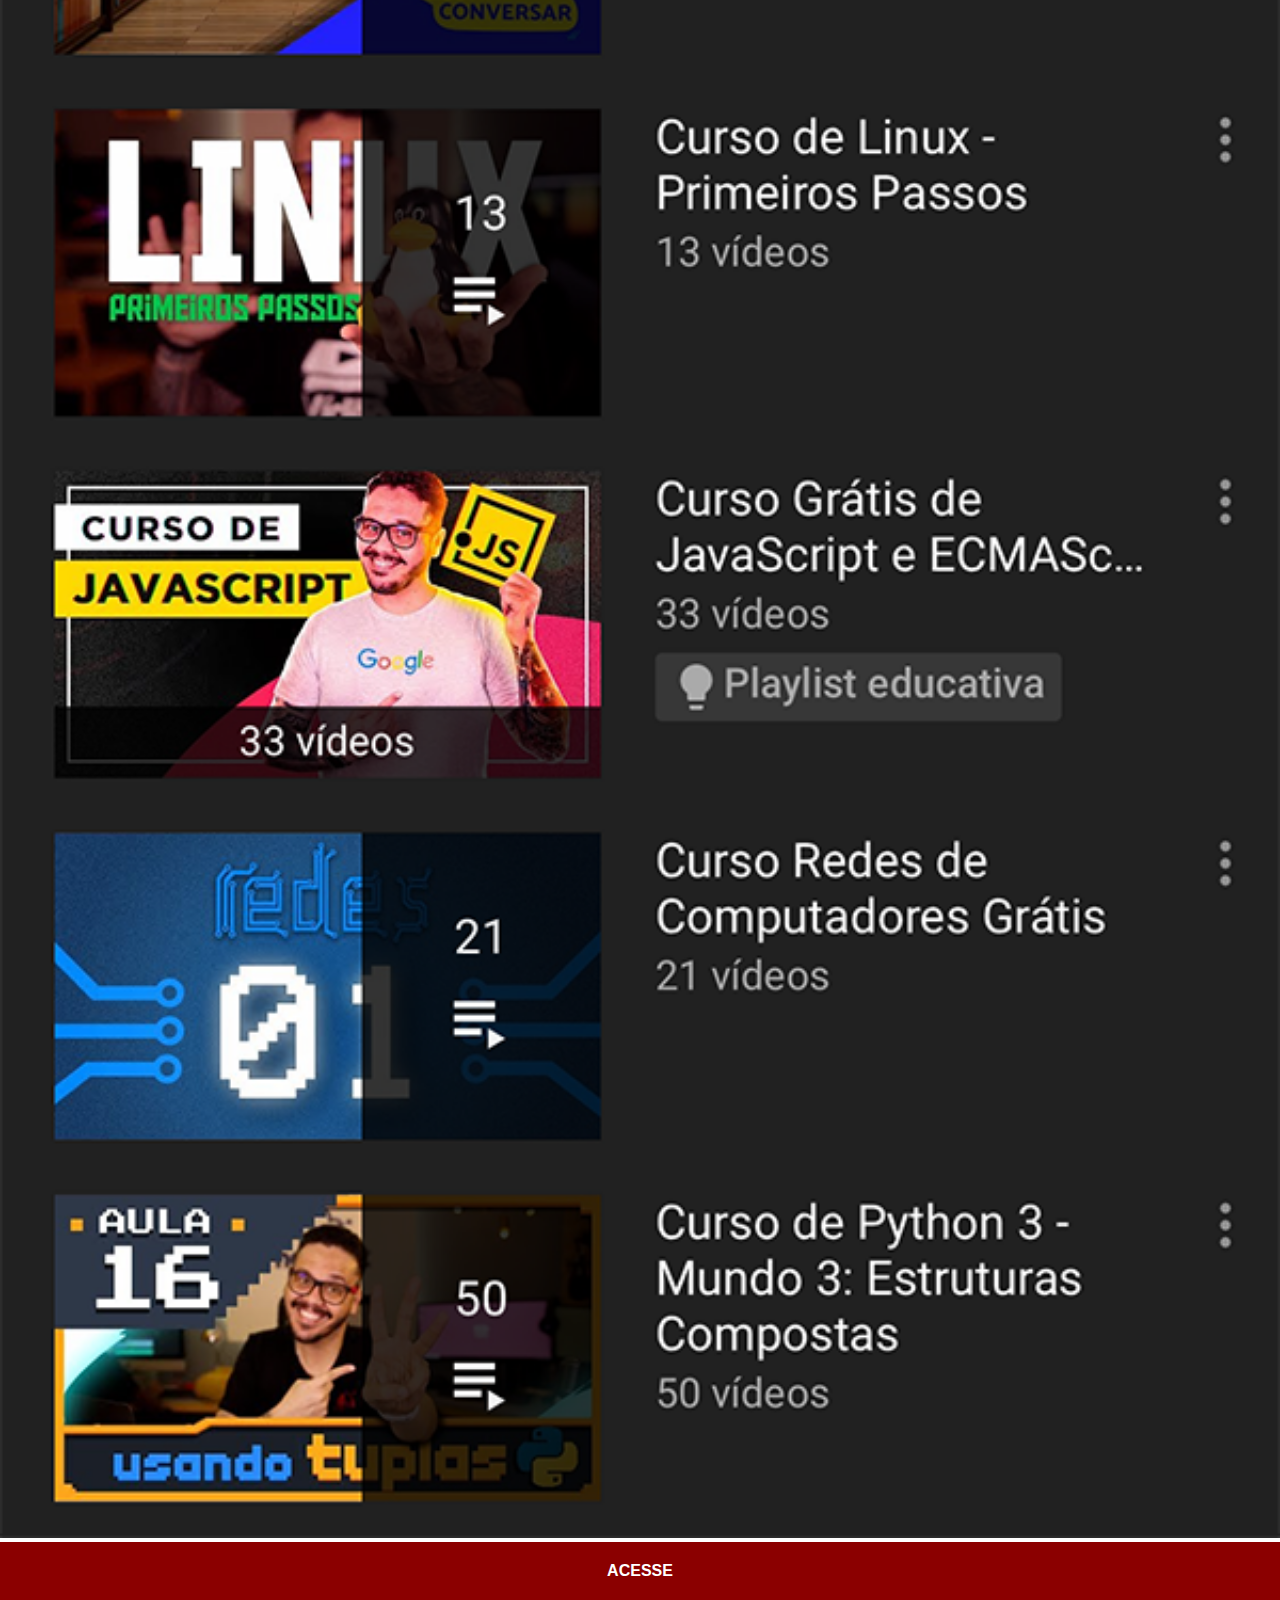
<file: youtube.html>
<!DOCTYPE html>
<html lang="pt-br">
<head>
    <meta charset="UTF-8">
    <meta name="viewport" content="width=device-width, initial-scale=1.0">
    <title>YouTube</title>
    <link rel="stylesheet" href="estilos/social.css">
</head>
<body>
    <img src="imagens/tela-youtube.png" alt="YouTube">
    <a href="https://www.youtube.com/@CursoemVideo/playlists" target="_blank">ACESSE</a>
</body>
</html>
</file>
<file: estilos/style.css>
@charset "UTF-8";

* {
    margin: 0;
    padding: 0;
    font-family: Arial, Helvetica, sans-serif;
}

html, body {
    height: 100vh;
    width: 100vw;
    background-color: black;
}

body {
    background: url('../imagens/fundo-madeira.jpg') no-repeat top center;
    background-size: cover;
    background-attachment: fixed;
}

main {
    position: relative;
    height: 100vh;
}

section#telefone {
    position: absolute;
    top: 60%;
    left: 40%;
    transform: translate(-50%, -60%);

    height: 627px;
    width: 311px;
    background: url('../imagens/frame-iphone.png') no-repeat;
}

iframe#tela {
    position: relative;
    top: 80px;
    left: 22px;
    width: 269px;
    height: 471px;
}

section#redes-sociais {
    text-align: right;
}

section#redes-sociais img{
    width: 50px;
    margin: 10px;
    border-radius: 50%;
    box-shadow: 2px 2px 5px rgba(0, 0, 0, 0.479);
    box-sizing: border-box;
}

section#redes-sociais img:hover {
    border: 2px solid rgba(255, 255, 255, 0.685);
    transform: translate(-3px, -3px);
    box-shadow: 5px 5px 10px rgba(0, 0, 0, 0.623);
    transition: transform 0.5s, border 2s;
}
</file>
<file: estilos/social.css>
@charset "UTF-8";

*{
    margin: 0;
    padding: 0;
    font-family: Arial, Helvetica, sans-serif;
}

::-webkit-scrollbar {
    width: 0;
    height: 0;
}

img {
    width: 100vw;
}

a {
    display: block;
    background-color: darkred;
    color: white;
    padding: 20px;
    text-align: center;
    font-weight: bolder;
    text-decoration: none;
}

a:hover {
    background-color: red;
}
</file>
